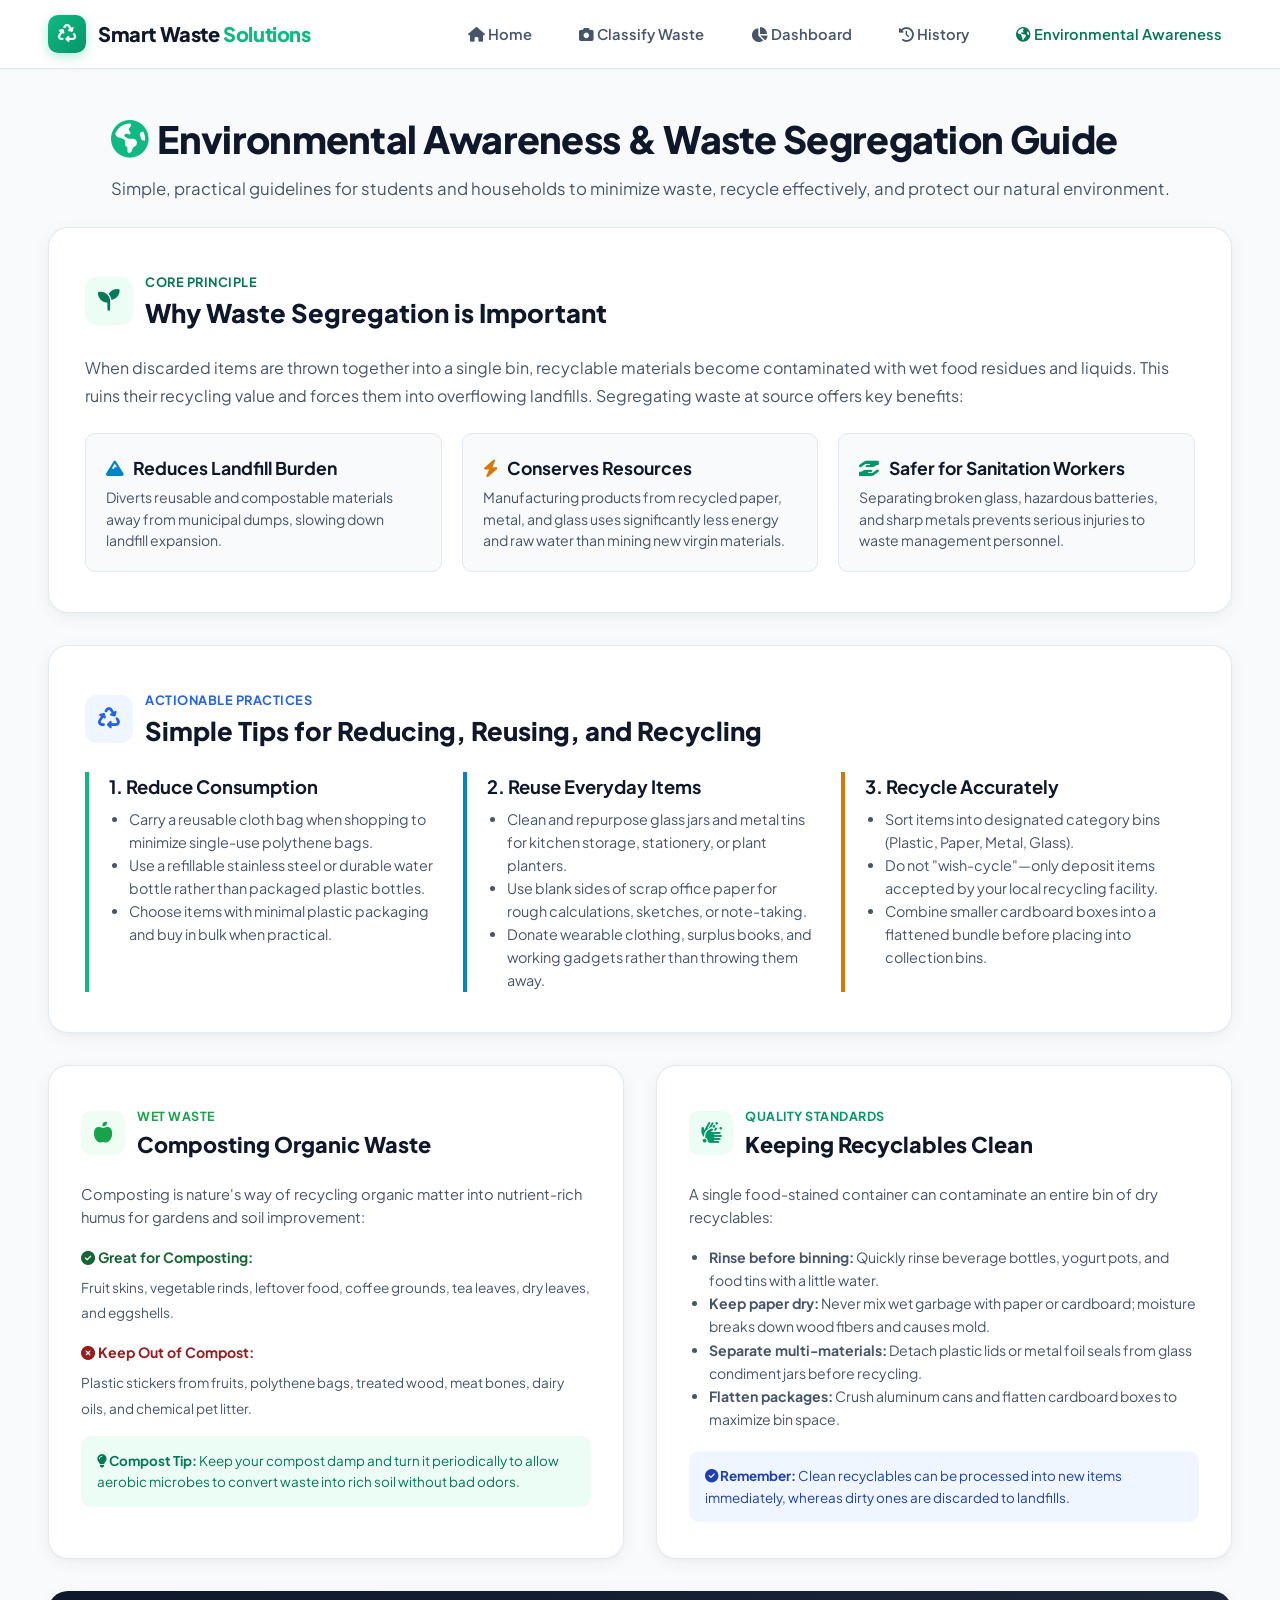
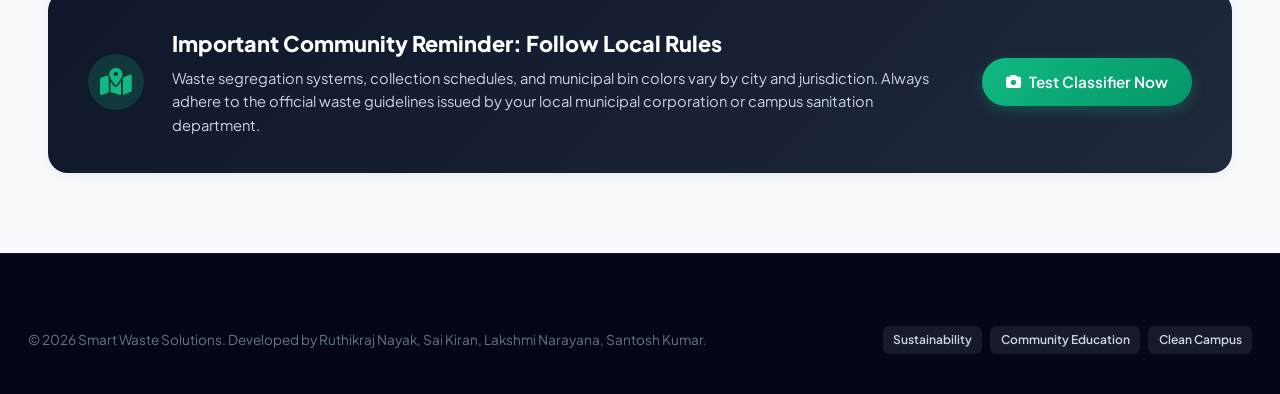
<file: awareness.html>
<!DOCTYPE html>
<html lang="en">
<head>
  <meta charset="UTF-8">
  <meta name="viewport" content="width=device-width, initial-scale=1.0">
  <title>Environmental Awareness — Smart Waste Solutions</title>
  <link rel="stylesheet" href="/static/css/style.css?v=3.1">
  <!-- FontAwesome 6 for Icons -->
  <link rel="stylesheet" href="https://cdnjs.cloudflare.com/ajax/libs/font-awesome/6.4.0/css/all.min.css">
</head>
<body>

  <!-- Top Navigation -->
  <header class="navbar">
    <div class="nav-container">
      <a href="/" class="brand-logo">
        <div class="brand-icon-box">
          <i class="fa-solid fa-recycle"></i>
        </div>
        <span>Smart Waste <strong>Solutions</strong></span>
      </a>
      <ul class="nav-links">
        <li><a href="/"><i class="fa-solid fa-house"></i> Home</a></li>
        <li><a href="/classify"><i class="fa-solid fa-camera"></i> Classify Waste</a></li>
        <li><a href="/dashboard"><i class="fa-solid fa-chart-pie"></i> Dashboard</a></li>
        <li><a href="/history"><i class="fa-solid fa-clock-rotate-left"></i> History</a></li>
        <li><a href="/awareness" class="active"><i class="fa-solid fa-earth-americas"></i> Environmental Awareness</a></li>
      </ul>
    </div>
  </header>

  <!-- Hero Section for Awareness -->
  <div class="classifier-page-head">
    <h1>
      <i class="fa-solid fa-earth-americas" style="color: var(--primary);"></i>
      Environmental Awareness &amp; Waste Segregation Guide
    </h1>
    <p>
      Simple, practical guidelines for students and households to minimize waste, recycle effectively, and protect our natural environment.
    </p>
  </div>

  <main style="max-width: 1240px; margin: 0 auto 5rem; padding: 0 1.75rem;">

    <!-- Section 1: Why Waste Segregation is Crucial -->
    <section style="background: #ffffff; border: 1px solid var(--border-card); border-radius: var(--radius-lg); padding: 2.5rem 2.25rem; box-shadow: var(--shadow-card); margin-bottom: 2rem;">
      <div style="display: flex; align-items: center; gap: 0.75rem; margin-bottom: 1.25rem;">
        <div style="width: 48px; height: 48px; border-radius: 12px; background: var(--primary-light); color: var(--primary-deep); display: flex; align-items: center; justify-content: center; font-size: 1.35rem;">
          <i class="fa-solid fa-seedling"></i>
        </div>
        <div>
          <span style="font-size: 0.8rem; font-weight: 700; text-transform: uppercase; color: var(--primary-deep); letter-spacing: 0.5px;">Core Principle</span>
          <h2 style="font-size: 1.6rem; font-weight: 800; color: var(--slate-900); margin: 0;">Why Waste Segregation is Important</h2>
        </div>
      </div>
      <p style="font-size: 1rem; color: var(--slate-600); line-height: 1.7; margin-bottom: 1.5rem;">
        When discarded items are thrown together into a single bin, recyclable materials become contaminated with wet food residues and liquids. This ruins their recycling value and forces them into overflowing landfills. Segregating waste at source offers key benefits:
      </p>

      <div style="display: grid; grid-template-columns: repeat(auto-fit, minmax(240px, 1fr)); gap: 1.25rem;">
        <div style="background: var(--slate-50); border: 1px solid var(--border-light); border-radius: var(--radius-sm); padding: 1.25rem;">
          <div style="font-size: 1.1rem; font-weight: 700; color: var(--slate-900); margin-bottom: 0.35rem;">
            <i class="fa-solid fa-mountain" style="color: #0284c7; margin-right: 0.4rem;"></i>
            Reduces Landfill Burden
          </div>
          <p style="font-size: 0.88rem; color: var(--slate-600); margin: 0; line-height: 1.5;">
            Diverts reusable and compostable materials away from municipal dumps, slowing down landfill expansion.
          </p>
        </div>

        <div style="background: var(--slate-50); border: 1px solid var(--border-light); border-radius: var(--radius-sm); padding: 1.25rem;">
          <div style="font-size: 1.1rem; font-weight: 700; color: var(--slate-900); margin-bottom: 0.35rem;">
            <i class="fa-solid fa-bolt" style="color: #d97706; margin-right: 0.4rem;"></i>
            Conserves Resources
          </div>
          <p style="font-size: 0.88rem; color: var(--slate-600); margin: 0; line-height: 1.5;">
            Manufacturing products from recycled paper, metal, and glass uses significantly less energy and raw water than mining new virgin materials.
          </p>
        </div>

        <div style="background: var(--slate-50); border: 1px solid var(--border-light); border-radius: var(--radius-sm); padding: 1.25rem;">
          <div style="font-size: 1.1rem; font-weight: 700; color: var(--slate-900); margin-bottom: 0.35rem;">
            <i class="fa-solid fa-hand-holding-hand" style="color: #059669; margin-right: 0.4rem;"></i>
            Safer for Sanitation Workers
          </div>
          <p style="font-size: 0.88rem; color: var(--slate-600); margin: 0; line-height: 1.5;">
            Separating broken glass, hazardous batteries, and sharp metals prevents serious injuries to waste management personnel.
          </p>
        </div>
      </div>
    </section>

    <!-- Section 2: Simple Tips for Reducing, Reusing, and Recycling (The 3Rs) -->
    <section style="background: #ffffff; border: 1px solid var(--border-card); border-radius: var(--radius-lg); padding: 2.5rem 2.25rem; box-shadow: var(--shadow-card); margin-bottom: 2rem;">
      <div style="display: flex; align-items: center; gap: 0.75rem; margin-bottom: 1.25rem;">
        <div style="width: 48px; height: 48px; border-radius: 12px; background: #eff6ff; color: #2563eb; display: flex; align-items: center; justify-content: center; font-size: 1.35rem;">
          <i class="fa-solid fa-recycle"></i>
        </div>
        <div>
          <span style="font-size: 0.8rem; font-weight: 700; text-transform: uppercase; color: #2563eb; letter-spacing: 0.5px;">Actionable Practices</span>
          <h2 style="font-size: 1.6rem; font-weight: 800; color: var(--slate-900); margin: 0;">Simple Tips for Reducing, Reusing, and Recycling</h2>
        </div>
      </div>

      <div style="display: grid; grid-template-columns: repeat(auto-fit, minmax(280px, 1fr)); gap: 1.5rem;">
        <!-- Reduce -->
        <div style="border-left: 4px solid #10b981; padding-left: 1.25rem;">
          <h3 style="font-size: 1.15rem; font-weight: 700; color: var(--slate-900); margin-bottom: 0.4rem;">
            1. Reduce Consumption
          </h3>
          <ul style="padding-left: 1.25rem; font-size: 0.9rem; color: var(--slate-600); line-height: 1.6;">
            <li>Carry a reusable cloth bag when shopping to minimize single-use polythene bags.</li>
            <li>Use a refillable stainless steel or durable water bottle rather than packaged plastic bottles.</li>
            <li>Choose items with minimal plastic packaging and buy in bulk when practical.</li>
          </ul>
        </div>

        <!-- Reuse -->
        <div style="border-left: 4px solid #0284c7; padding-left: 1.25rem;">
          <h3 style="font-size: 1.15rem; font-weight: 700; color: var(--slate-900); margin-bottom: 0.4rem;">
            2. Reuse Everyday Items
          </h3>
          <ul style="padding-left: 1.25rem; font-size: 0.9rem; color: var(--slate-600); line-height: 1.6;">
            <li>Clean and repurpose glass jars and metal tins for kitchen storage, stationery, or plant planters.</li>
            <li>Use blank sides of scrap office paper for rough calculations, sketches, or note-taking.</li>
            <li>Donate wearable clothing, surplus books, and working gadgets rather than throwing them away.</li>
          </ul>
        </div>

        <!-- Recycle -->
        <div style="border-left: 4px solid #d97706; padding-left: 1.25rem;">
          <h3 style="font-size: 1.15rem; font-weight: 700; color: var(--slate-900); margin-bottom: 0.4rem;">
            3. Recycle Accurately
          </h3>
          <ul style="padding-left: 1.25rem; font-size: 0.9rem; color: var(--slate-600); line-height: 1.6;">
            <li>Sort items into designated category bins (Plastic, Paper, Metal, Glass).</li>
            <li>Do not "wish-cycle"—only deposit items accepted by your local recycling facility.</li>
            <li>Combine smaller cardboard boxes into a flattened bundle before placing into collection bins.</li>
          </ul>
        </div>
      </div>
    </section>

    <!-- Section 3 & 4: Composting & Keeping Recyclables Clean (2 Columns) -->
    <div style="display: grid; grid-template-columns: 1fr 1fr; gap: 2rem; margin-bottom: 2rem;">

      <!-- Composting Organic Waste -->
      <section style="background: #ffffff; border: 1px solid var(--border-card); border-radius: var(--radius-lg); padding: 2.25rem 2rem; box-shadow: var(--shadow-card);">
        <div style="display: flex; align-items: center; gap: 0.75rem; margin-bottom: 1.25rem;">
          <div style="width: 44px; height: 44px; border-radius: 10px; background: #f0fdf4; color: #16a34a; display: flex; align-items: center; justify-content: center; font-size: 1.3rem;">
            <i class="fa-solid fa-apple-whole"></i>
          </div>
          <div>
            <span style="font-size: 0.78rem; font-weight: 700; text-transform: uppercase; color: #16a34a; letter-spacing: 0.5px;">Wet Waste</span>
            <h3 style="font-size: 1.35rem; font-weight: 800; color: var(--slate-900); margin: 0;">Composting Organic Waste</h3>
          </div>
        </div>
        <p style="font-size: 0.92rem; color: var(--slate-600); line-height: 1.6; margin-bottom: 1rem;">
          Composting is nature's way of recycling organic matter into nutrient-rich humus for gardens and soil improvement:
        </p>

        <div style="margin-bottom: 1rem;">
          <strong style="font-size: 0.88rem; color: #166534; display: block; margin-bottom: 0.35rem;">
            <i class="fa-solid fa-circle-check"></i> Great for Composting:
          </strong>
          <span style="font-size: 0.85rem; color: var(--slate-600);">
            Fruit skins, vegetable rinds, leftover food, coffee grounds, tea leaves, dry leaves, and eggshells.
          </span>
        </div>

        <div style="margin-bottom: 1rem;">
          <strong style="font-size: 0.88rem; color: #991b1b; display: block; margin-bottom: 0.35rem;">
            <i class="fa-solid fa-circle-xmark"></i> Keep Out of Compost:
          </strong>
          <span style="font-size: 0.85rem; color: var(--slate-600);">
            Plastic stickers from fruits, polythene bags, treated wood, meat bones, dairy oils, and chemical pet litter.
          </span>
        </div>

        <div style="background: var(--primary-light); border-radius: var(--radius-sm); padding: 0.85rem 1rem; font-size: 0.84rem; color: var(--primary-deep);">
          <i class="fa-solid fa-lightbulb"></i>
          <strong>Compost Tip:</strong> Keep your compost damp and turn it periodically to allow aerobic microbes to convert waste into rich soil without bad odors.
        </div>
      </section>

      <!-- Keeping Recyclables Clean and Separated -->
      <section style="background: #ffffff; border: 1px solid var(--border-card); border-radius: var(--radius-lg); padding: 2.25rem 2rem; box-shadow: var(--shadow-card);">
        <div style="display: flex; align-items: center; gap: 0.75rem; margin-bottom: 1.25rem;">
          <div style="width: 44px; height: 44px; border-radius: 10px; background: #ecfdf5; color: #059669; display: flex; align-items: center; justify-content: center; font-size: 1.3rem;">
            <i class="fa-solid fa-hands-bubbles"></i>
          </div>
          <div>
            <span style="font-size: 0.78rem; font-weight: 700; text-transform: uppercase; color: #059669; letter-spacing: 0.5px;">Quality Standards</span>
            <h3 style="font-size: 1.35rem; font-weight: 800; color: var(--slate-900); margin: 0;">Keeping Recyclables Clean</h3>
          </div>
        </div>
        <p style="font-size: 0.92rem; color: var(--slate-600); line-height: 1.6; margin-bottom: 1rem;">
          A single food-stained container can contaminate an entire bin of dry recyclables:
        </p>

        <ul style="padding-left: 1.25rem; font-size: 0.88rem; color: var(--slate-600); line-height: 1.65; margin-bottom: 1.25rem;">
          <li><strong>Rinse before binning:</strong> Quickly rinse beverage bottles, yogurt pots, and food tins with a little water.</li>
          <li><strong>Keep paper dry:</strong> Never mix wet garbage with paper or cardboard; moisture breaks down wood fibers and causes mold.</li>
          <li><strong>Separate multi-materials:</strong> Detach plastic lids or metal foil seals from glass condiment jars before recycling.</li>
          <li><strong>Flatten packages:</strong> Crush aluminum cans and flatten cardboard boxes to maximize bin space.</li>
        </ul>

        <div style="background: #eff6ff; border-radius: var(--radius-sm); padding: 0.85rem 1rem; font-size: 0.84rem; color: #1e40af;">
          <i class="fa-solid fa-circle-check"></i>
          <strong>Remember:</strong> Clean recyclables can be processed into new items immediately, whereas dirty ones are discarded to landfills.
        </div>
      </section>

    </div>

    <!-- Section 5: Reminder to Follow Local Rules -->
    <section style="background: linear-gradient(135deg, #0f172a 0%, #1e293b 100%); color: #ffffff; border-radius: var(--radius-lg); padding: 2.25rem 2.5rem; box-shadow: var(--shadow-card); display: flex; align-items: center; gap: 1.75rem; flex-wrap: wrap;">
      <div style="width: 56px; height: 56px; border-radius: 50%; background: rgba(16, 185, 129, 0.2); color: #10b981; display: flex; align-items: center; justify-content: center; font-size: 1.75rem; flex-shrink: 0;">
        <i class="fa-solid fa-map-location-dot"></i>
      </div>
      <div style="flex: 1; min-width: 280px;">
        <h3 style="font-size: 1.35rem; font-weight: 800; margin-bottom: 0.35rem;">
          Important Community Reminder: Follow Local Rules
        </h3>
        <p style="color: #cbd5e1; font-size: 0.92rem; line-height: 1.6; margin: 0;">
          Waste segregation systems, collection schedules, and municipal bin colors vary by city and jurisdiction. Always adhere to the official waste guidelines issued by your local municipal corporation or campus sanitation department.
        </p>
      </div>
      <div>
        <a href="/classify" class="btn-clean btn-clean-primary" style="white-space: nowrap;">
          <i class="fa-solid fa-camera"></i> Test Classifier Now
        </a>
      </div>
    </section>

  </main>

  <!-- Corporate Dark Footer -->
  <footer class="footer-corporate">
    <div class="footer-inner">
      <div class="footer-bottom" style="border-top: none; padding-top: 0;">
        <p>&copy; 2026 Smart Waste Solutions. Developed by Ruthikraj Nayak, Sai Kiran, Lakshmi Narayana, Santosh Kumar.</p>
        <div class="tech-tags">
          <span class="tech-tag">Sustainability</span>
          <span class="tech-tag">Community Education</span>
          <span class="tech-tag">Clean Campus</span>
        </div>
      </div>
    </div>
  </footer>

</body>
</html>
</file>
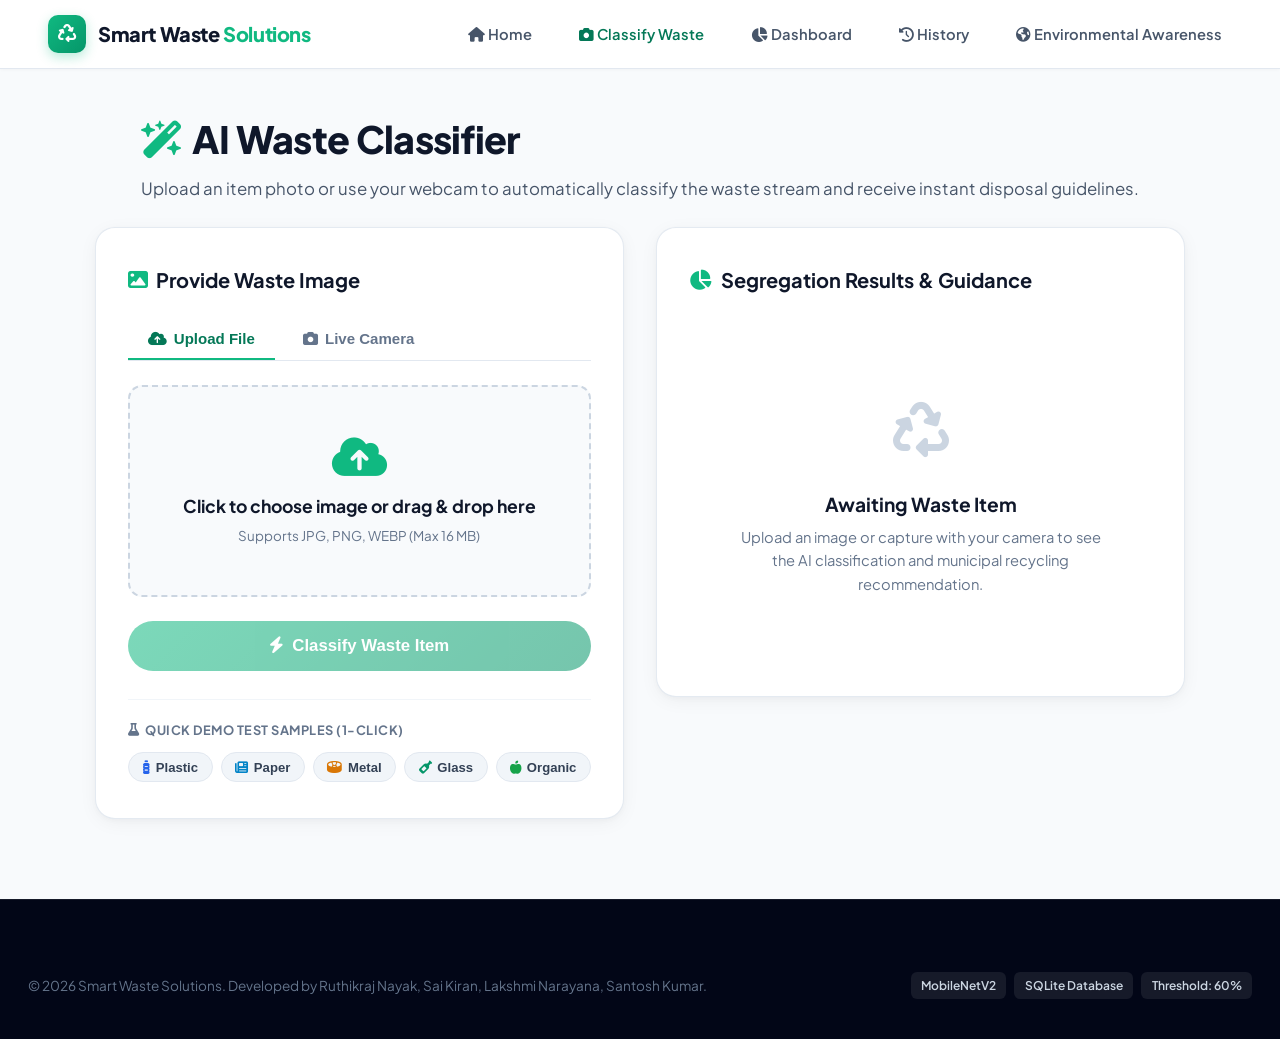
<file: classify.html>
<!DOCTYPE html>
<html lang="en">
<head>
  <meta charset="UTF-8">
  <meta name="viewport" content="width=device-width, initial-scale=1.0">
  <title>Classify Waste — Smart Waste Solutions</title>
  <link rel="stylesheet" href="/static/css/style.css?v=3.1">
  <!-- FontAwesome 6 for Icons -->
  <link rel="stylesheet" href="https://cdnjs.cloudflare.com/ajax/libs/font-awesome/6.4.0/css/all.min.css">
</head>
<body>

  <!-- Top Navigation -->
  <header class="navbar">
    <div class="nav-container">
      <a href="/" class="brand-logo">
        <div class="brand-icon-box">
          <i class="fa-solid fa-recycle"></i>
        </div>
        <span>Smart Waste <strong>Solutions</strong></span>
      </a>
      <ul class="nav-links">
        <li><a href="/"><i class="fa-solid fa-house"></i> Home</a></li>
        <li><a href="/classify" class="active"><i class="fa-solid fa-camera"></i> Classify Waste</a></li>
        <li><a href="/dashboard"><i class="fa-solid fa-chart-pie"></i> Dashboard</a></li>
        <li><a href="/history"><i class="fa-solid fa-clock-rotate-left"></i> History</a></li>
        <li><a href="/awareness"><i class="fa-solid fa-earth-americas"></i> Environmental Awareness</a></li>
      </ul>
    </div>
  </header>

  <!-- Page Header -->
  <div class="classifier-page-head">
    <h1>
      <i class="fa-solid fa-wand-magic-sparkles" style="color: var(--primary);"></i>
      AI Waste Classifier
    </h1>
    <p>
      Upload an item photo or use your webcam to automatically classify the waste stream and receive instant disposal guidelines.
    </p>
  </div>

  <!-- Main Classifier Two-Column Grid -->
  <div class="classifier-main-grid">

    <!-- LEFT PANEL: Image Input & Camera -->
    <section class="panel-container">
      <h2 class="panel-header-title">
        <i class="fa-solid fa-image"></i>
        Provide Waste Image
      </h2>

      <!-- Input Mode Selection Tabs -->
      <div class="input-tabs-bar">
        <button id="tabUpload" class="tab-btn active" type="button">
          <i class="fa-solid fa-cloud-arrow-up"></i> Upload File
        </button>
        <button id="tabCamera" class="tab-btn" type="button">
          <i class="fa-solid fa-camera"></i> Live Camera
        </button>
      </div>

      <!-- 1. Drag & Drop File Upload Area -->
      <div id="uploadArea">
        <div id="dropzone" class="dropzone-area">
          <i class="fa-solid fa-cloud-arrow-up dropzone-icon"></i>
          <div class="dropzone-title">Click to choose image or drag &amp; drop here</div>
          <div class="dropzone-hint">Supports JPG, PNG, WEBP (Max 16 MB)</div>
          <input type="file" id="fileInput" accept="image/png, image/jpeg, image/jpg, image/webp" aria-label="Upload waste item image" style="display: none;">
        </div>
      </div>

      <!-- 2. Live Camera Stream Area -->
      <div id="cameraArea" class="camera-container">
        <div class="camera-feed-box">
          <video id="cameraStream" autoplay playsinline muted></video>
        </div>
        <div class="camera-btn-group">
          <button id="btnCapture" class="btn-clean btn-clean-primary" style="flex: 1;" type="button">
            <i class="fa-solid fa-camera-retro"></i> Capture Snapshot
          </button>
          <button id="btnRetake" class="btn-clean btn-clean-secondary" style="display: none; flex: 1;" type="button">
            <i class="fa-solid fa-arrows-rotate"></i> Retake Photo
          </button>
        </div>
        <canvas id="captureCanvas" style="display: none;"></canvas>
      </div>

      <!-- Selected Image Preview Box -->
      <div id="previewBox" class="preview-container">
        <div class="preview-img-box">
          <img id="previewImage" alt="Selected waste preview">
        </div>
        <div>
          <button id="btnRemove" class="preview-remove-btn" type="button">
            <i class="fa-solid fa-trash-can"></i> Remove Selected Image
          </button>
        </div>
      </div>

      <!-- Action Button -->
      <button id="btnPredict" class="btn-predict-action" disabled type="button">
        <i class="fa-solid fa-bolt"></i> Classify Waste Item
      </button>

      <!-- Quick Demo Samples for Testing & Presentations -->
      <div class="samples-strip">
        <div class="samples-strip-title">
          <i class="fa-solid fa-flask"></i> Quick Demo Test Samples (1-Click)
        </div>
        <div class="samples-buttons-row">
          <button class="sample-chip chip-btn" data-sample="plastic_sample_1.jpg" type="button">
            <i class="fa-solid fa-bottle-water" style="color: #2563eb;"></i> Plastic
          </button>
          <button class="sample-chip chip-btn" data-sample="paper_sample_1.jpg" type="button">
            <i class="fa-solid fa-newspaper" style="color: #0284c7;"></i> Paper
          </button>
          <button class="sample-chip chip-btn" data-sample="metal_sample_1.jpg" type="button">
            <i class="fa-solid fa-drum-steelpan" style="color: #d97706;"></i> Metal
          </button>
          <button class="sample-chip chip-btn" data-sample="glass_sample_1.jpg" type="button">
            <i class="fa-solid fa-wine-bottle" style="color: #059669;"></i> Glass
          </button>
          <button class="sample-chip chip-btn" data-sample="organic_sample_1.jpg" type="button">
            <i class="fa-solid fa-apple-whole" style="color: #16a34a;"></i> Organic
          </button>
        </div>
      </div>

    </section>

    <!-- RIGHT PANEL: Classification Results & Advice -->
    <section class="panel-container">
      <h2 class="panel-header-title">
        <i class="fa-solid fa-chart-pie"></i>
        Segregation Results &amp; Guidance
      </h2>

      <!-- Error Notification Alert Box -->
      <div id="errorAlert" class="alert-pill alert-danger" style="display: none;">
        <i class="fa-solid fa-circle-exclamation" style="font-size: 1.25rem;"></i>
        <div id="errorText"></div>
      </div>

      <!-- Empty State -->
      <div id="emptyState" class="empty-result-box">
        <div class="empty-icon">
          <i class="fa-solid fa-recycle"></i>
        </div>
        <h3 style="font-size: 1.2rem; color: var(--slate-900); margin-bottom: 0.35rem;">Awaiting Waste Item</h3>
        <p style="font-size: 0.92rem; max-width: 380px; margin: 0 auto;">
          Upload an image or capture with your camera to see the AI classification and municipal recycling recommendation.
        </p>
      </div>

      <!-- Loading State -->
      <div id="loadingBox" class="loading-state-box">
        <div class="clean-spinner"></div>
        <h4 style="font-size: 1.15rem; color: var(--slate-900); margin-bottom: 0.25rem;">Analyzing Waste Item...</h4>
        <p style="font-size: 0.88rem; color: var(--slate-500);">Extracting spatial features with fine-tuned MobileNetV2</p>
      </div>

      <!-- Dynamic Prediction Results -->
      <div id="resultContent" class="result-card-inner">
        
        <!-- Feature 6: Low Confidence Warning Alert Banner -->
        <div id="lowConfidenceWarning" class="alert-pill alert-warning" style="display: none; align-items: flex-start; gap: 0.85rem; margin-bottom: 1.25rem;">
          <i class="fa-solid fa-triangle-exclamation" style="font-size: 1.35rem; color: #d97706; margin-top: 0.15rem;"></i>
          <div style="flex: 1;">
            <strong style="color: #92400e; font-size: 0.95rem; display: block; margin-bottom: 0.2rem;">Low Confidence Prediction</strong>
            <p id="lowConfidenceText" style="color: #78350f; font-size: 0.88rem; margin: 0 0 0.5rem 0; line-height: 1.45;">
              The AI is not confident about this prediction. Please try another image with better lighting or a clearer view.
            </p>
            <button id="btnTryAnother" type="button" class="btn-clean btn-clean-secondary" style="padding: 0.35rem 0.85rem; font-size: 0.82rem; background: #ffffff;">
              <i class="fa-solid fa-arrow-rotate-right"></i> Try Another Image
            </button>
          </div>
        </div>

        <div class="result-header-row">
          <div style="display: flex; align-items: center; gap: 0.75rem;">
            <div id="resIconBox" style="width: 44px; height: 44px; border-radius: 10px; background: var(--primary-light); color: var(--primary); display: flex; align-items: center; justify-content: center; font-size: 1.35rem;">
              <i id="resCategoryIcon" class="fa-solid fa-recycle"></i>
            </div>
            <div>
              <span style="font-size: 0.76rem; text-transform: uppercase; color: var(--slate-500); font-weight: 700; letter-spacing: 0.5px;">Predicted Category</span>
              <div id="resCategory" class="result-class-name">Plastic</div>
            </div>
          </div>
          <div id="resConfidence" class="confidence-chip-pill">98.5% Confidence</div>
        </div>

        <!-- Confidence Progress Bar -->
        <div class="confidence-bar-outer">
          <div id="confidenceBar" class="confidence-bar-inner"></div>
        </div>

        <!-- Confidence Explanation Note -->
        <div style="font-size: 0.78rem; color: var(--slate-500); margin: -1rem 0 1.25rem 0; display: flex; align-items: center; gap: 0.4rem;">
          <i class="fa-solid fa-circle-info"></i>
          <span>Confidence represents the model's score and does not guarantee that the classification is correct.</span>
        </div>

        <!-- Feature 3: Standardized Waste Disposal Recommendation Card -->
        <div class="disposal-rec-card" style="background: #ffffff; border: 1px solid var(--border-light); border-left: 5px solid var(--primary); border-radius: var(--radius-md); padding: 1.25rem; margin-bottom: 1.25rem; box-shadow: var(--shadow-subtle);">
          <div style="display: flex; align-items: center; justify-content: space-between; margin-bottom: 0.4rem;">
            <span style="font-size: 0.78rem; font-weight: 700; text-transform: uppercase; letter-spacing: 0.5px; color: var(--primary-deep);">
              <i class="fa-solid fa-hand-holding-heart"></i> Disposal Recommendation
            </span>
            <span id="resRecyclableTag" class="tag-recycle tag-yes">Recyclable</span>
          </div>
          <p id="resDisposalInstructions" style="font-size: 0.95rem; font-weight: 600; color: var(--slate-900); line-height: 1.5; margin: 0.35rem 0 0.5rem 0;">
            <!-- Dynamically populated from canonical disposal instructions -->
          </p>
          <div style="display: flex; align-items: center; gap: 0.5rem; font-size: 0.84rem; color: var(--slate-600); margin-top: 0.5rem; padding-top: 0.5rem; border-top: 1px dashed var(--slate-200);">
            <span id="resBinColorBadge" style="width: 12px; height: 12px; border-radius: 50%; display: inline-block; background-color: #2563eb;"></span>
            <span>Designated Disposal: <strong id="resBinName" style="color: var(--slate-800);">Blue Bin</strong></span>
          </div>
        </div>

        <!-- Segregation Steps Accordion/List -->
        <div class="bin-directive-box" style="padding: 1rem 1.25rem; margin-bottom: 1.25rem;">
          <div style="font-size: 0.85rem; font-weight: 700; color: var(--slate-700);">
            <i class="fa-solid fa-list-check" style="color: var(--primary); margin-right: 0.35rem;"></i>
            Recommended Segregation Steps:
          </div>
          <ul id="resSegregationSteps" class="steps-list">
            <!-- Dynamically populated -->
          </ul>
        </div>

        <!-- Eco Fact Card -->
        <div class="fact-highlight-box">
          <i class="fa-solid fa-lightbulb"></i>
          <div>
            <strong style="display: block; margin-bottom: 0.2rem;">Environmental Impact Note:</strong>
            <span id="resEcoFact"></span>
          </div>
        </div>

        <!-- All 5 Classes Probability Breakdown -->
        <div>
          <div class="breakdown-section-title">
            Full Model Probability Distribution:
          </div>
          <div id="breakdownList" class="breakdown-bars-wrap">
            <!-- Dynamically populated -->
          </div>
        </div>

        <!-- Saved to History Notice -->
        <div style="font-size: 0.8rem; color: var(--slate-500); margin-top: 1rem; display: flex; align-items: center; justify-content: space-between; border-top: 1px solid var(--slate-100); padding-top: 0.75rem;">
          <span><i class="fa-solid fa-circle-check" style="color: var(--primary);"></i> Classification saved to database</span>
          <a href="/history" style="color: var(--primary-deep); font-weight: 600; text-decoration: underline;">View in History &rarr;</a>
        </div>

      </div>

    </section>

  </div>

  <!-- Corporate Dark Footer -->
  <footer class="footer-corporate">
    <div class="footer-inner">
      <div class="footer-bottom" style="border-top: none; padding-top: 0;">
        <p>&copy; 2026 Smart Waste Solutions. Developed by Ruthikraj Nayak, Sai Kiran, Lakshmi Narayana, Santosh Kumar.</p>
        <div class="tech-tags">
          <span class="tech-tag">MobileNetV2</span>
          <span class="tech-tag">SQLite Database</span>
          <span class="tech-tag">Threshold: 60%</span>
        </div>
      </div>
    </div>
  </footer>

  <!-- Main JavaScript -->
  <script src="/static/js/main.js?v=3.1"></script>
</body>
</html>
</file>
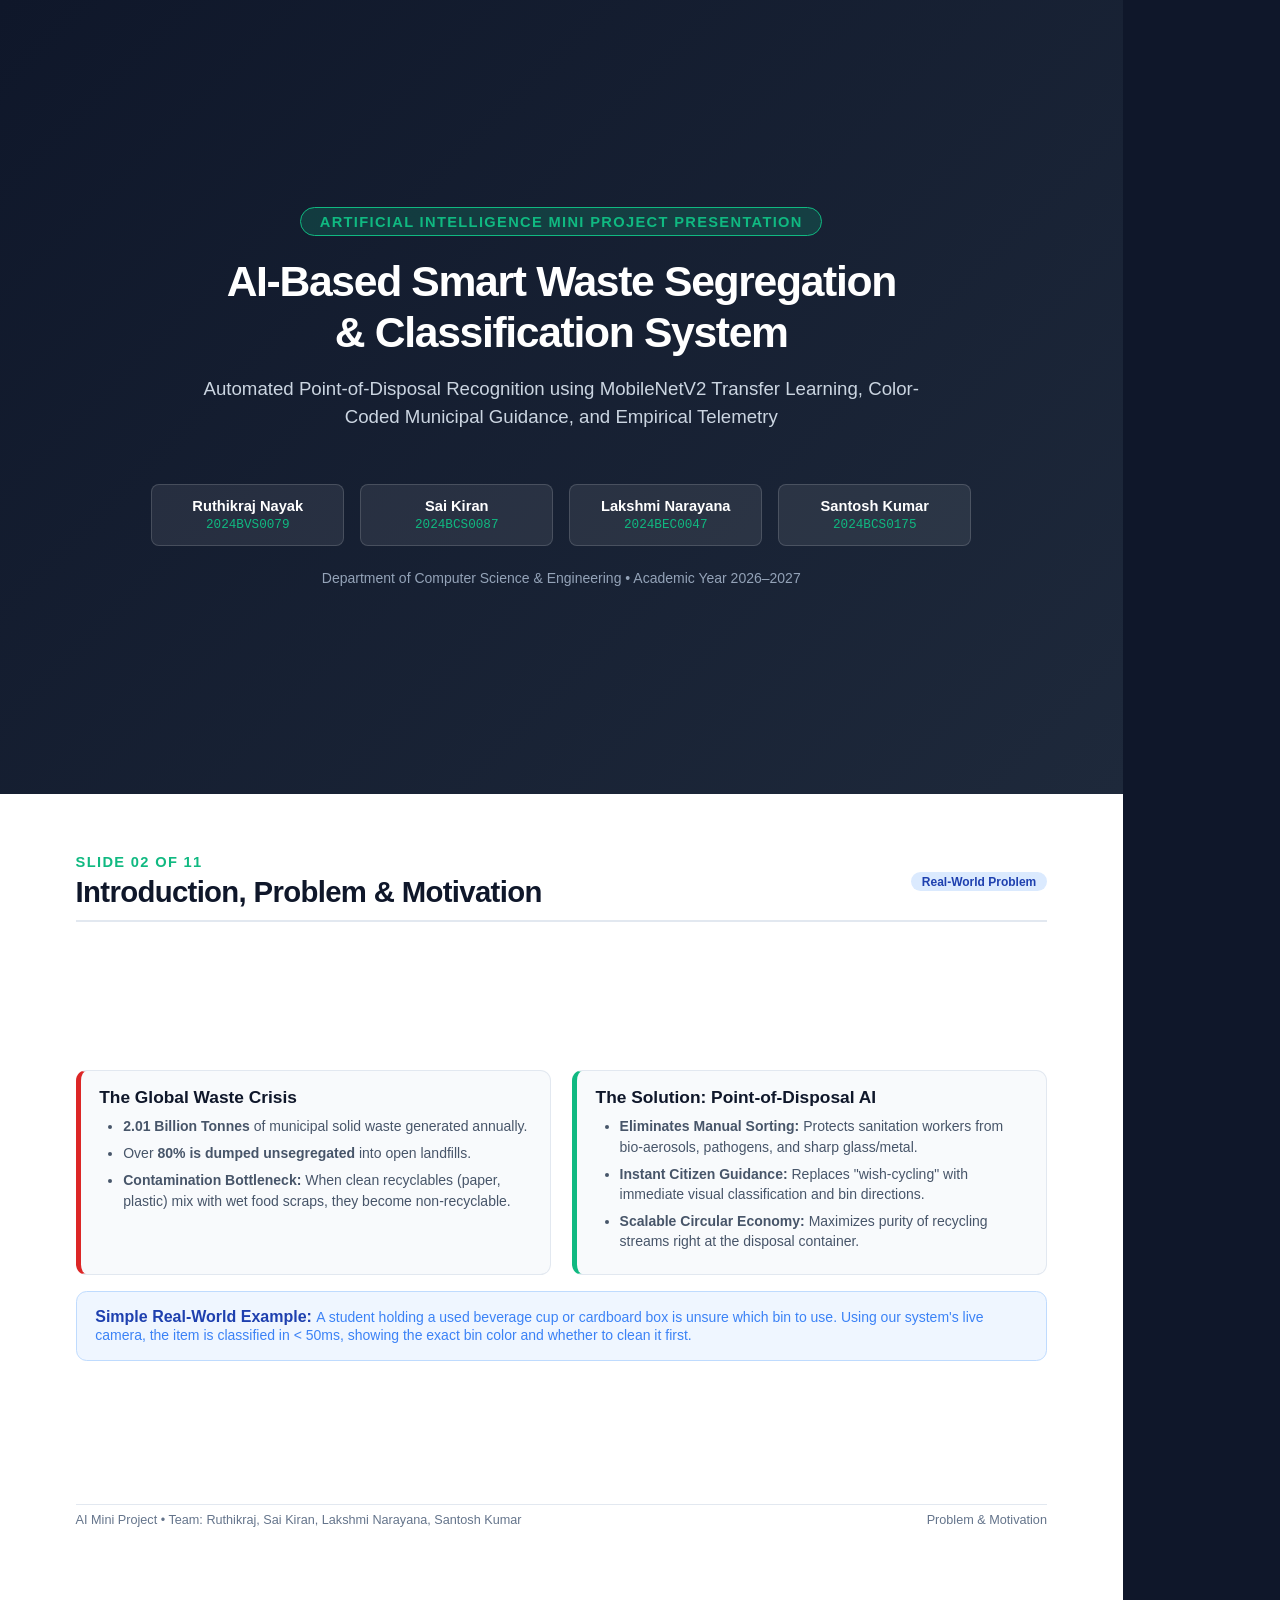
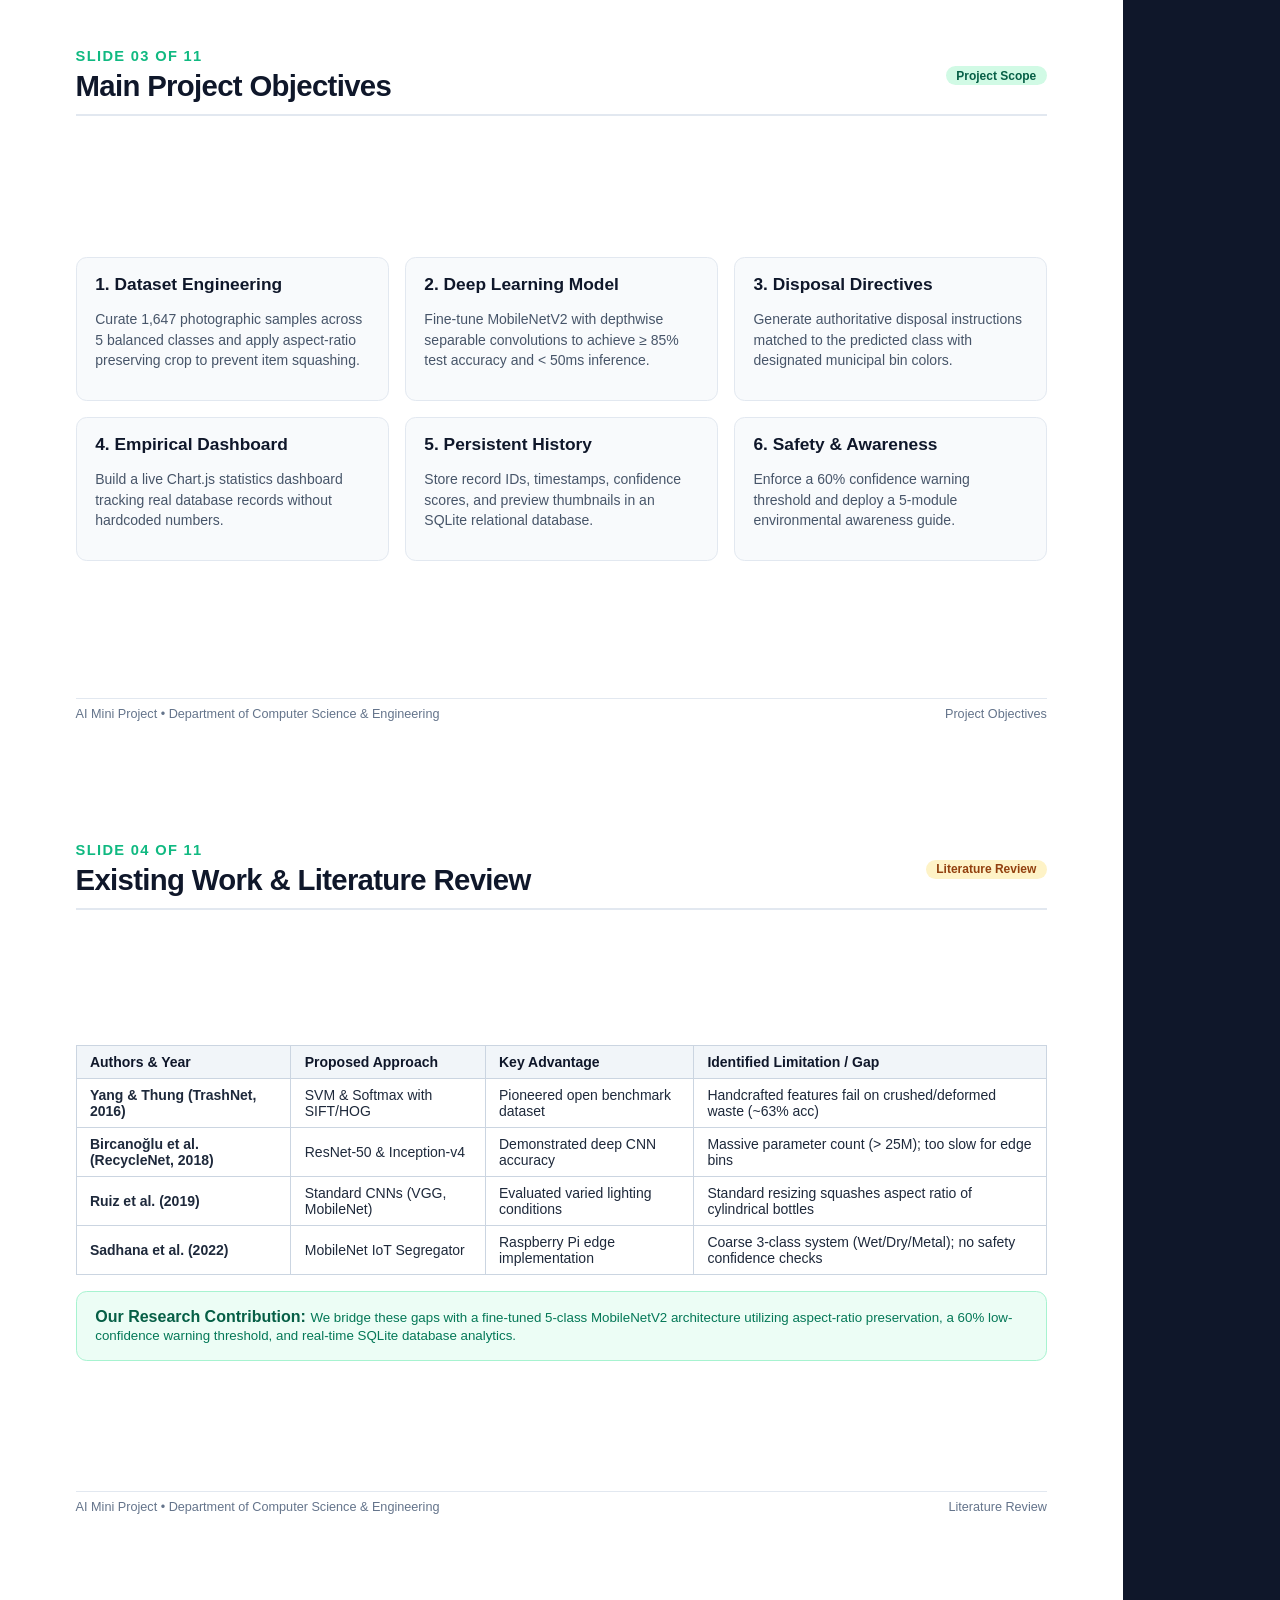
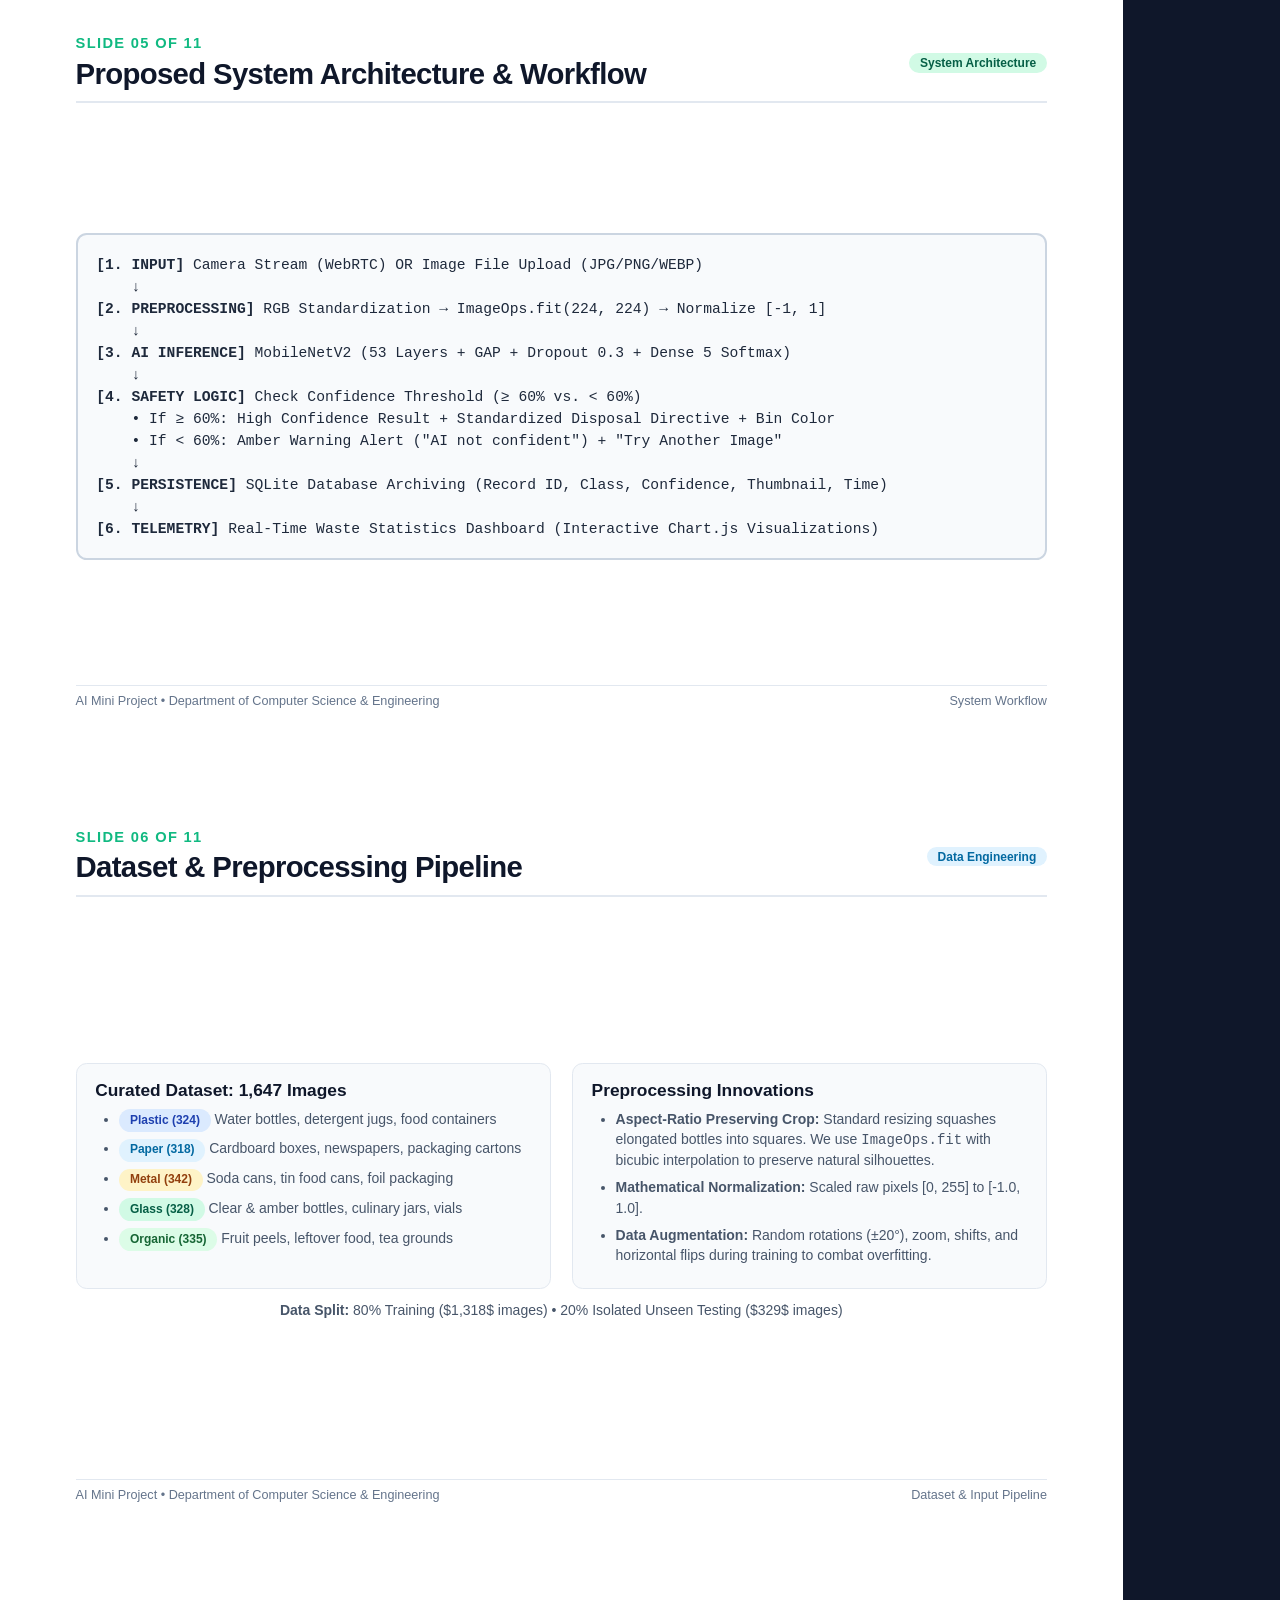
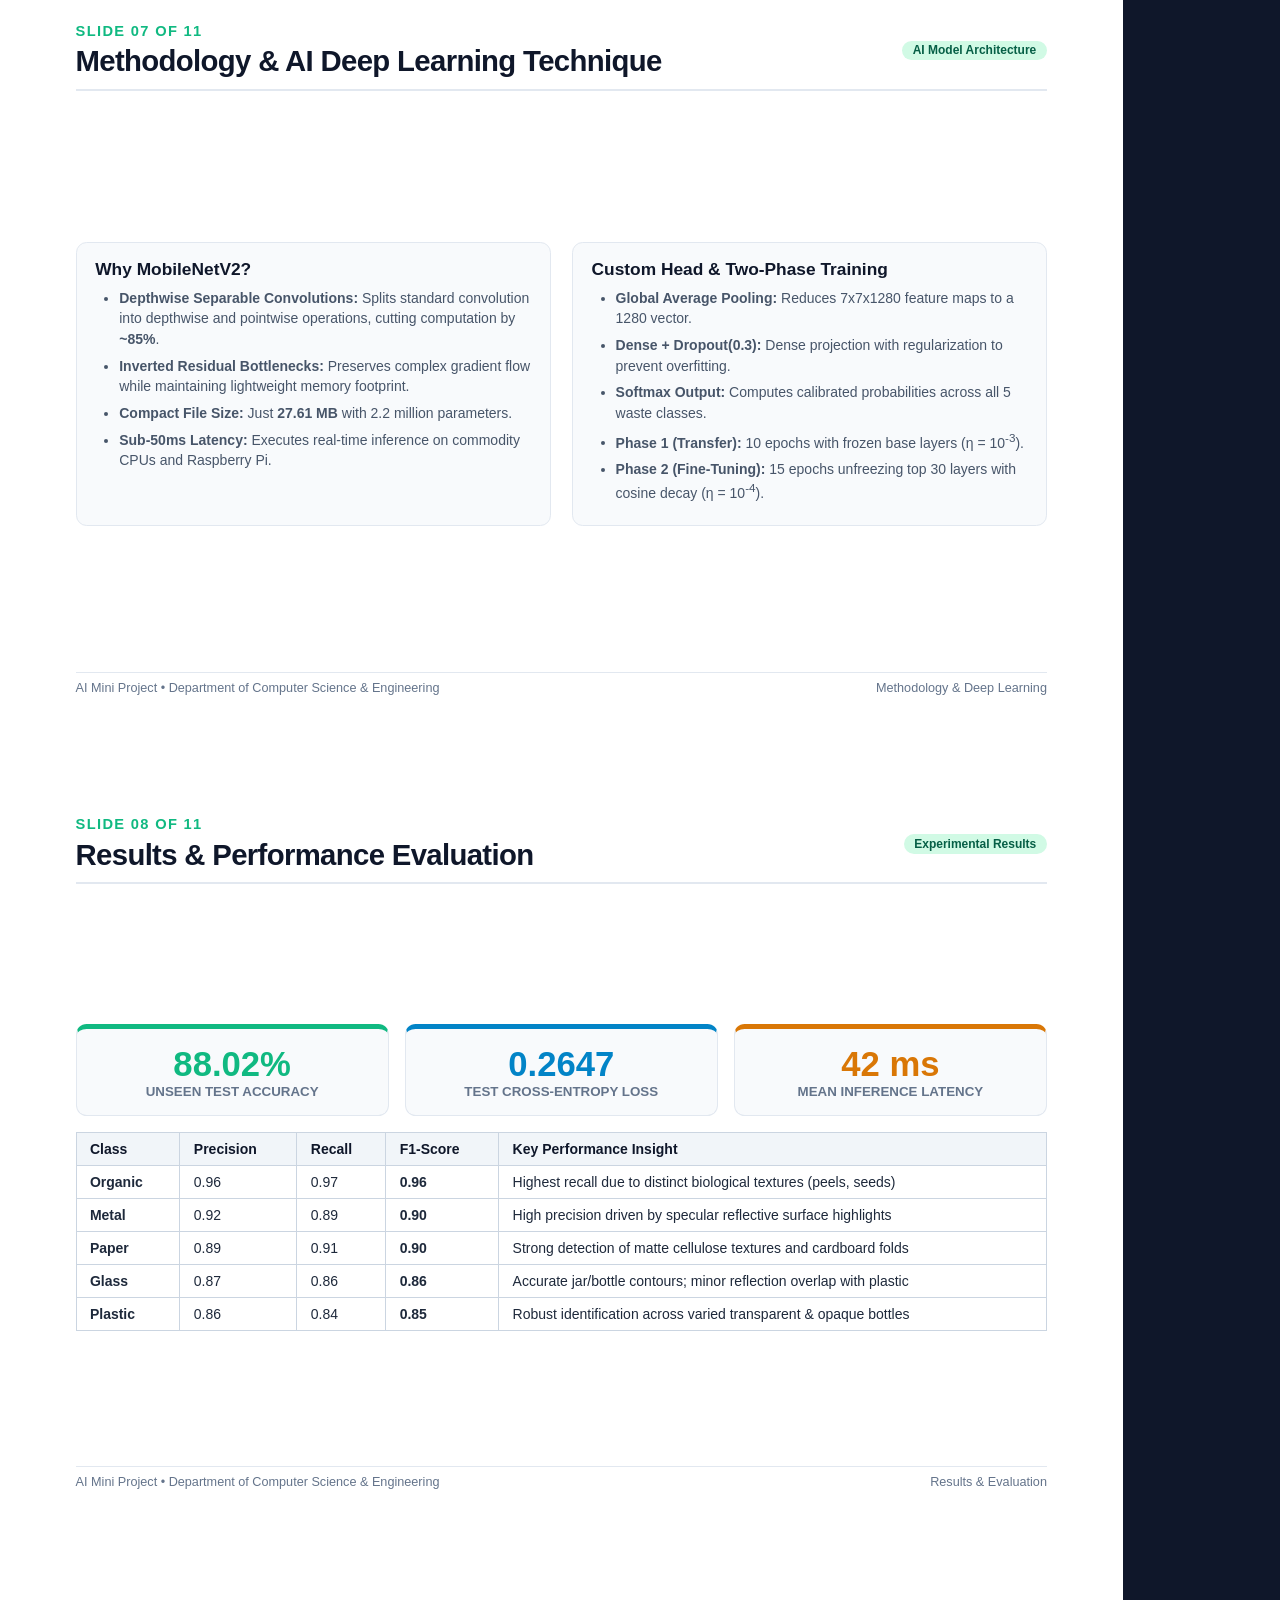
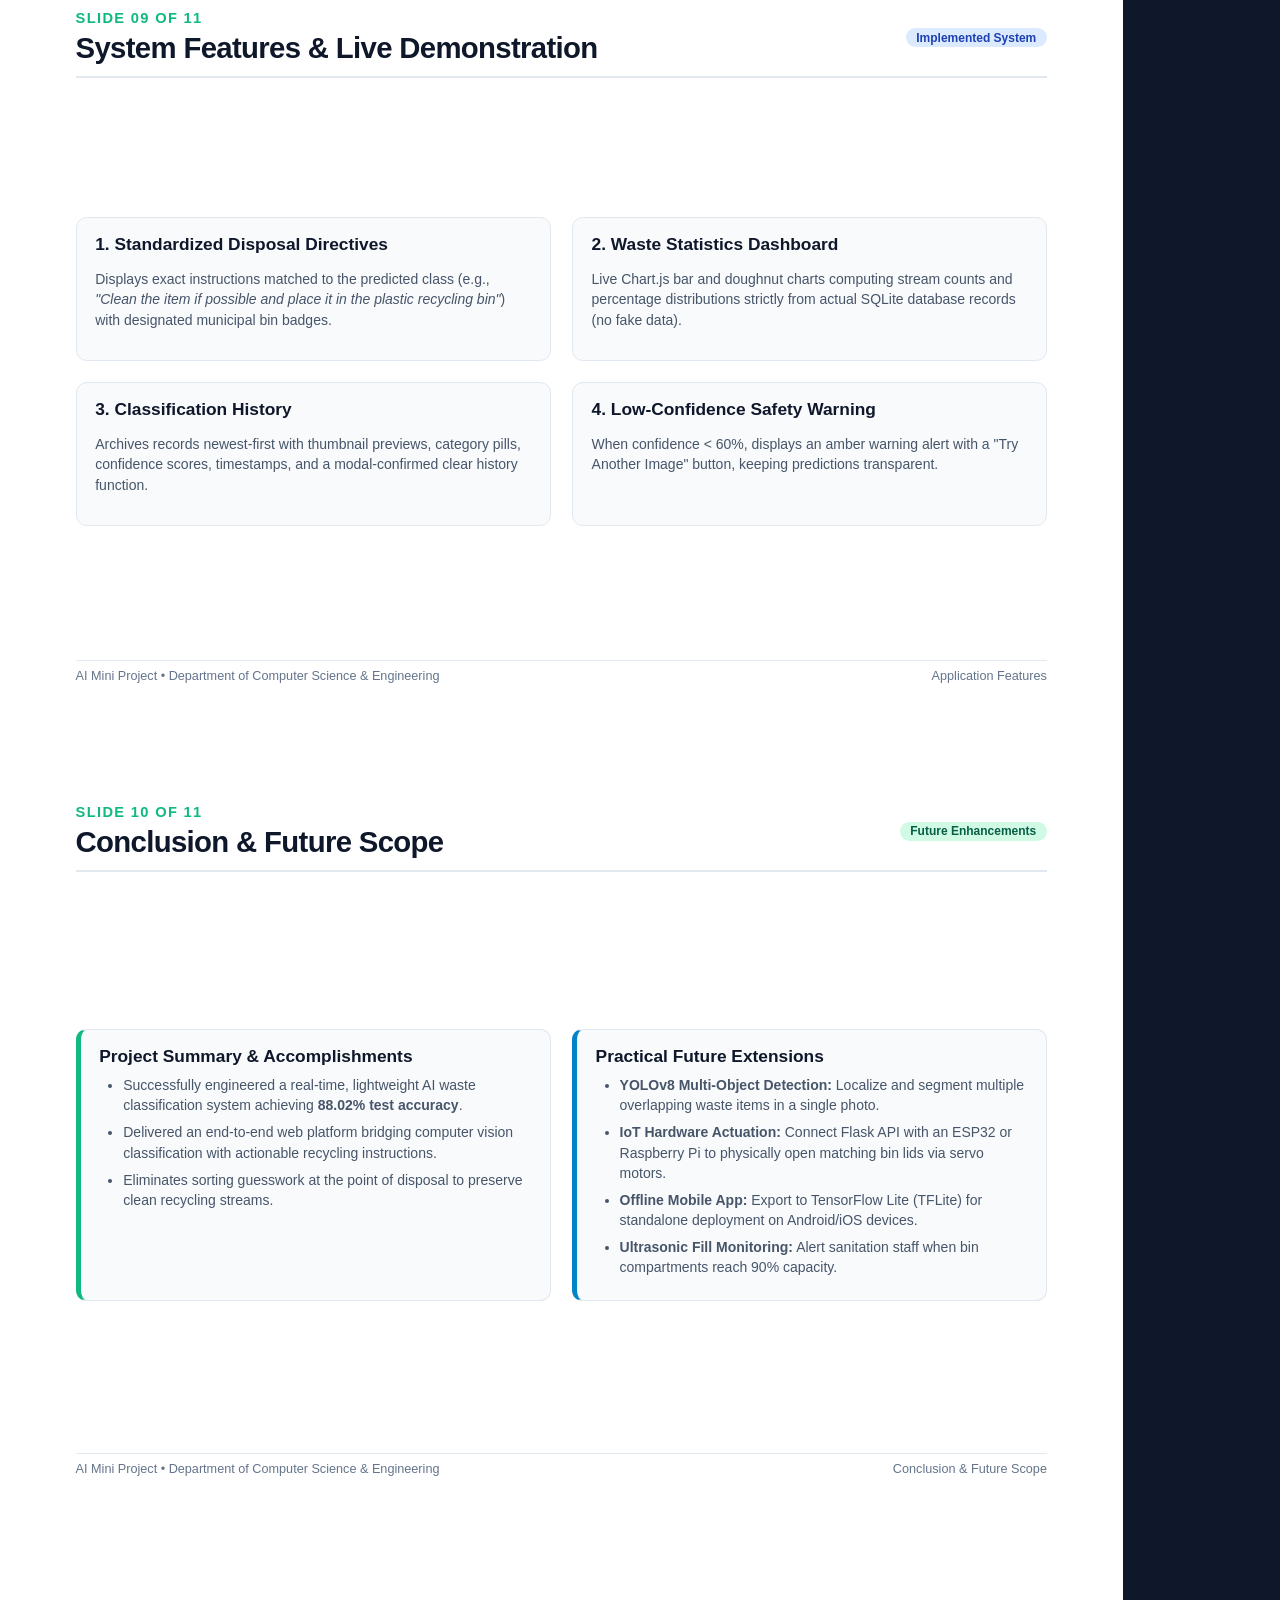
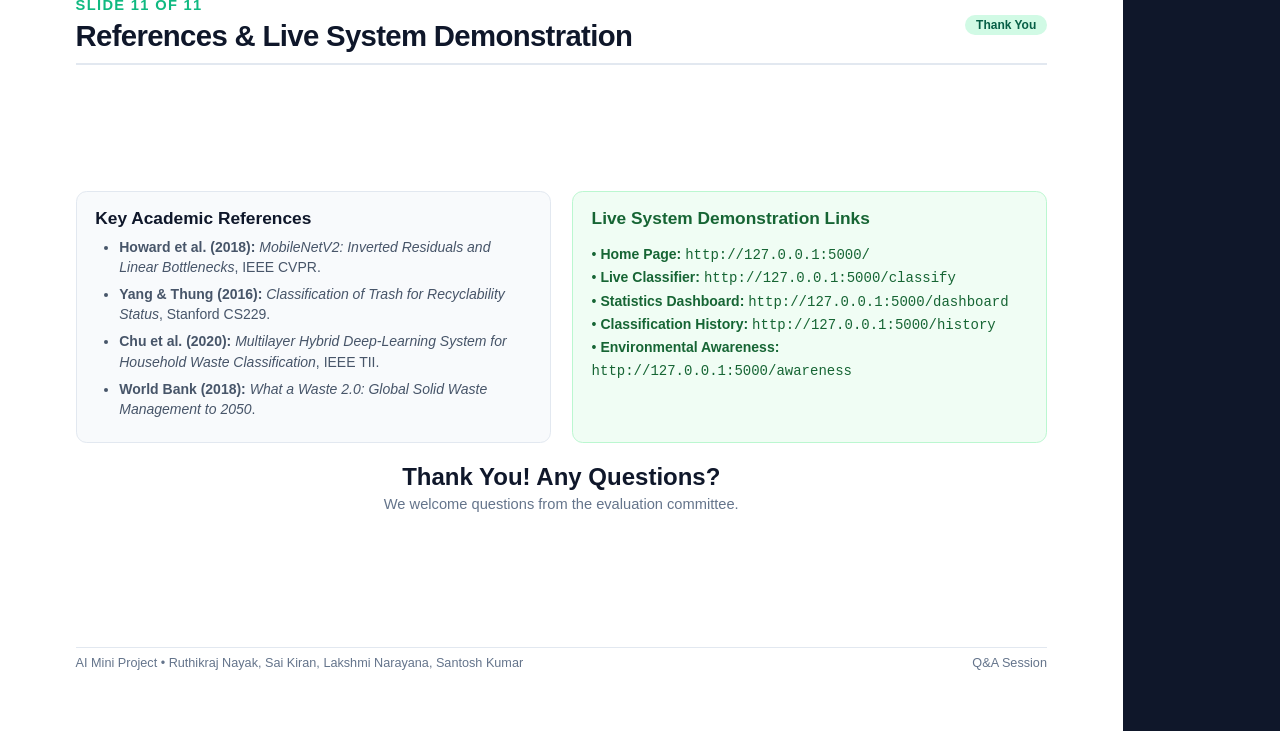
<file: ppt_presentation_print.html>
<!DOCTYPE html>
<html lang="en">
<head>
  <meta charset="UTF-8">
  <title>AI Waste Segregation — PowerPoint Presentation Deck</title>
  <style>
    @page {
      size: 297mm 210mm; /* A4 Landscape */
      margin: 0;
    }
    body {
      font-family: 'Segoe UI', -apple-system, BlinkMacSystemFont, Roboto, sans-serif;
      margin: 0;
      padding: 0;
      background: #0f172a;
      color: #1e293b;
    }
    .slide {
      width: 297mm;
      height: 210mm;
      page-break-after: always;
      background: #ffffff;
      box-sizing: border-box;
      padding: 16mm 20mm;
      display: flex;
      flex-direction: column;
      justify-content: space-between;
      position: relative;
    }
    .slide-header {
      display: flex;
      align-items: center;
      justify-content: space-between;
      border-bottom: 2pt solid #e2e8f0;
      padding-bottom: 8pt;
    }
    .slide-number {
      font-size: 11pt;
      font-weight: 700;
      color: #10b981;
      text-transform: uppercase;
      letter-spacing: 1pt;
    }
    .slide-title {
      font-size: 22pt;
      font-weight: 800;
      color: #0f172a;
      margin: 4pt 0 0;
      letter-spacing: -0.5pt;
    }
    .slide-body {
      flex: 1;
      margin: 14pt 0 10pt;
      display: flex;
      flex-direction: column;
      justify-content: center;
    }
    .slide-footer {
      border-top: 1pt solid #e2e8f0;
      padding-top: 6pt;
      display: flex;
      align-items: center;
      justify-content: space-between;
      font-size: 9.5pt;
      color: #64748b;
    }
    .grid-2 {
      display: grid;
      grid-template-columns: 1fr 1fr;
      gap: 16pt;
    }
    .grid-3 {
      display: grid;
      grid-template-columns: 1fr 1fr 1fr;
      gap: 12pt;
    }
    .card {
      background: #f8fafc;
      border: 1pt solid #e2e8f0;
      border-radius: 8pt;
      padding: 12pt 14pt;
    }
    .card h4 {
      margin: 0 0 6pt;
      font-size: 13pt;
      color: #0f172a;
      font-weight: 700;
    }
    .card p, .card li {
      font-size: 10.5pt;
      color: #475569;
      line-height: 1.45;
    }
    ul {
      margin: 0;
      padding-left: 18pt;
    }
    li {
      margin-bottom: 5pt;
      font-size: 11.5pt;
      color: #334155;
      line-height: 1.5;
    }
    .title-slide {
      background: linear-gradient(135deg, #0f172a 0%, #1e293b 100%);
      color: #ffffff;
      text-align: center;
      justify-content: center;
      align-items: center;
      padding: 25mm;
    }
    .title-badge {
      display: inline-block;
      background: rgba(16, 185, 129, 0.2);
      border: 1pt solid #10b981;
      color: #10b981;
      font-size: 11pt;
      font-weight: 700;
      padding: 4pt 14pt;
      border-radius: 999pt;
      margin-bottom: 15pt;
      letter-spacing: 1pt;
      text-transform: uppercase;
    }
    .title-main {
      font-size: 32pt;
      font-weight: 800;
      line-height: 1.2;
      margin-bottom: 12pt;
      letter-spacing: -1pt;
    }
    .title-sub {
      font-size: 14pt;
      color: #cbd5e1;
      max-width: 750px;
      margin: 0 auto 25pt;
      line-height: 1.5;
    }
    .team-grid {
      display: grid;
      grid-template-columns: repeat(4, 1fr);
      gap: 12pt;
      width: 100%;
      max-width: 820px;
      margin-top: 15pt;
    }
    .team-member-card {
      background: rgba(255, 255, 255, 0.08);
      border: 1pt solid rgba(255, 255, 255, 0.15);
      border-radius: 6pt;
      padding: 10pt;
      text-align: center;
    }
    .team-name {
      font-size: 11pt;
      font-weight: 700;
      color: #ffffff;
    }
    .team-roll {
      font-size: 9.5pt;
      color: #10b981;
      font-family: monospace;
      margin-top: 2pt;
    }
    table.slide-table {
      width: 100%;
      border-collapse: collapse;
      font-size: 10.5pt;
    }
    table.slide-table th, table.slide-table td {
      border: 1pt solid #cbd5e1;
      padding: 6pt 10pt;
      text-align: left;
    }
    table.slide-table th {
      background: #f1f5f9;
      font-weight: 700;
      color: #0f172a;
    }
    .pill {
      display: inline-block;
      padding: 2pt 8pt;
      border-radius: 999pt;
      font-size: 9pt;
      font-weight: 700;
    }
    .pill-blue { background: #dbeafe; color: #1e40af; }
    .pill-cyan { background: #e0f2fe; color: #0369a1; }
    .pill-amber { background: #fef3c7; color: #92400e; }
    .pill-green { background: #d1fae5; color: #065f46; }
    .pill-compost { background: #dcfce7; color: #166534; }
  </style>
</head>
<body>

  <!-- ==================== SLIDE 1 ==================== -->
  <div class="slide title-slide">
    <div class="title-badge">Artificial Intelligence Mini Project Presentation</div>
    <div class="title-main">AI-Based Smart Waste Segregation<br>& Classification System</div>
    <div class="title-sub">
      Automated Point-of-Disposal Recognition using MobileNetV2 Transfer Learning, Color-Coded Municipal Guidance, and Empirical Telemetry
    </div>

    <div class="team-grid">
      <div class="team-member-card">
        <div class="team-name">Ruthikraj Nayak</div>
        <div class="team-roll">2024BVS0079</div>
      </div>
      <div class="team-member-card">
        <div class="team-name">Sai Kiran</div>
        <div class="team-roll">2024BCS0087</div>
      </div>
      <div class="team-member-card">
        <div class="team-name">Lakshmi Narayana</div>
        <div class="team-roll">2024BEC0047</div>
      </div>
      <div class="team-member-card">
        <div class="team-name">Santosh Kumar</div>
        <div class="team-roll">2024BCS0175</div>
      </div>
    </div>
    <div style="margin-top: 18pt; font-size: 10.5pt; color: #94a3b8;">
      Department of Computer Science & Engineering &bull; Academic Year 2026–2027
    </div>
  </div>

  <!-- ==================== SLIDE 2 ==================== -->
  <div class="slide">
    <div class="slide-header">
      <div>
        <div class="slide-number">Slide 02 of 11</div>
        <div class="slide-title">Introduction, Problem & Motivation</div>
      </div>
      <span class="pill pill-blue">Real-World Problem</span>
    </div>
    <div class="slide-body">
      <div class="grid-2">
        <div class="card" style="border-left: 4pt solid #dc2626;">
          <h4>The Global Waste Crisis</h4>
          <ul>
            <li><strong>2.01 Billion Tonnes</strong> of municipal solid waste generated annually.</li>
            <li>Over <strong>80% is dumped unsegregated</strong> into open landfills.</li>
            <li><strong>Contamination Bottleneck:</strong> When clean recyclables (paper, plastic) mix with wet food scraps, they become non-recyclable.</li>
          </ul>
        </div>
        <div class="card" style="border-left: 4pt solid #10b981;">
          <h4>The Solution: Point-of-Disposal AI</h4>
          <ul>
            <li><strong>Eliminates Manual Sorting:</strong> Protects sanitation workers from bio-aerosols, pathogens, and sharp glass/metal.</li>
            <li><strong>Instant Citizen Guidance:</strong> Replaces "wish-cycling" with immediate visual classification and bin directions.</li>
            <li><strong>Scalable Circular Economy:</strong> Maximizes purity of recycling streams right at the disposal container.</li>
          </ul>
        </div>
      </div>
      <div class="card" style="margin-top: 12pt; background: #eff6ff; border-color: #bfdbfe;">
        <strong style="color: #1e40af;">Simple Real-World Example:</strong>
        <span style="color: #3b82f6; font-size: 10.5pt;">
          A student holding a used beverage cup or cardboard box is unsure which bin to use. Using our system's live camera, the item is classified in &lt; 50ms, showing the exact bin color and whether to clean it first.
        </span>
      </div>
    </div>
    <div class="slide-footer">
      <span>AI Mini Project &bull; Team: Ruthikraj, Sai Kiran, Lakshmi Narayana, Santosh Kumar</span>
      <span>Problem & Motivation</span>
    </div>
  </div>

  <!-- ==================== SLIDE 3 ==================== -->
  <div class="slide">
    <div class="slide-header">
      <div>
        <div class="slide-number">Slide 03 of 11</div>
        <div class="slide-title">Main Project Objectives</div>
      </div>
      <span class="pill pill-green">Project Scope</span>
    </div>
    <div class="slide-body">
      <div class="grid-3">
        <div class="card">
          <h4>1. Dataset Engineering</h4>
          <p>Curate 1,647 photographic samples across 5 balanced classes and apply aspect-ratio preserving crop to prevent item squashing.</p>
        </div>
        <div class="card">
          <h4>2. Deep Learning Model</h4>
          <p>Fine-tune MobileNetV2 with depthwise separable convolutions to achieve &ge; 85% test accuracy and &lt; 50ms inference.</p>
        </div>
        <div class="card">
          <h4>3. Disposal Directives</h4>
          <p>Generate authoritative disposal instructions matched to the predicted class with designated municipal bin colors.</p>
        </div>
        <div class="card">
          <h4>4. Empirical Dashboard</h4>
          <p>Build a live Chart.js statistics dashboard tracking real database records without hardcoded numbers.</p>
        </div>
        <div class="card">
          <h4>5. Persistent History</h4>
          <p>Store record IDs, timestamps, confidence scores, and preview thumbnails in an SQLite relational database.</p>
        </div>
        <div class="card">
          <h4>6. Safety & Awareness</h4>
          <p>Enforce a 60% confidence warning threshold and deploy a 5-module environmental awareness guide.</p>
        </div>
      </div>
    </div>
    <div class="slide-footer">
      <span>AI Mini Project &bull; Department of Computer Science & Engineering</span>
      <span>Project Objectives</span>
    </div>
  </div>

  <!-- ==================== SLIDE 4 ==================== -->
  <div class="slide">
    <div class="slide-header">
      <div>
        <div class="slide-number">Slide 04 of 11</div>
        <div class="slide-title">Existing Work & Literature Review</div>
      </div>
      <span class="pill pill-amber">Literature Review</span>
    </div>
    <div class="slide-body">
      <table class="slide-table">
        <thead>
          <tr>
            <th>Authors & Year</th>
            <th>Proposed Approach</th>
            <th>Key Advantage</th>
            <th>Identified Limitation / Gap</th>
          </tr>
        </thead>
        <tbody>
          <tr>
            <td><strong>Yang & Thung (TrashNet, 2016)</strong></td>
            <td>SVM & Softmax with SIFT/HOG</td>
            <td>Pioneered open benchmark dataset</td>
            <td>Handcrafted features fail on crushed/deformed waste (~63% acc)</td>
          </tr>
          <tr>
            <td><strong>Bircanoğlu et al. (RecycleNet, 2018)</strong></td>
            <td>ResNet-50 & Inception-v4</td>
            <td>Demonstrated deep CNN accuracy</td>
            <td>Massive parameter count (&gt; 25M); too slow for edge bins</td>
          </tr>
          <tr>
            <td><strong>Ruiz et al. (2019)</strong></td>
            <td>Standard CNNs (VGG, MobileNet)</td>
            <td>Evaluated varied lighting conditions</td>
            <td>Standard resizing squashes aspect ratio of cylindrical bottles</td>
          </tr>
          <tr>
            <td><strong>Sadhana et al. (2022)</strong></td>
            <td>MobileNet IoT Segregator</td>
            <td>Raspberry Pi edge implementation</td>
            <td>Coarse 3-class system (Wet/Dry/Metal); no safety confidence checks</td>
          </tr>
        </tbody>
      </table>
      <div class="card" style="margin-top: 12pt; background: #ecfdf5; border-color: #a7f3d0;">
        <strong style="color: #065f46;">Our Research Contribution:</strong>
        <span style="color: #047857; font-size: 10pt;">
          We bridge these gaps with a fine-tuned 5-class MobileNetV2 architecture utilizing aspect-ratio preservation, a 60% low-confidence warning threshold, and real-time SQLite database analytics.
        </span>
      </div>
    </div>
    <div class="slide-footer">
      <span>AI Mini Project &bull; Department of Computer Science & Engineering</span>
      <span>Literature Review</span>
    </div>
  </div>

  <!-- ==================== SLIDE 5 ==================== -->
  <div class="slide">
    <div class="slide-header">
      <div>
        <div class="slide-number">Slide 05 of 11</div>
        <div class="slide-title">Proposed System Architecture & Workflow</div>
      </div>
      <span class="pill pill-green">System Architecture</span>
    </div>
    <div class="slide-body">
      <div class="card" style="background: #f8fafc; font-family: monospace; font-size: 11pt; padding: 14pt; line-height: 1.5; border: 1.5pt solid #cbd5e1;">
        <strong>[1. INPUT]</strong> Camera Stream (WebRTC) OR Image File Upload (JPG/PNG/WEBP)<br>
        &nbsp;&nbsp;&nbsp;&nbsp;↓<br>
        <strong>[2. PREPROCESSING]</strong> RGB Standardization &rarr; <code>ImageOps.fit(224, 224)</code> &rarr; Normalize [-1, 1]<br>
        &nbsp;&nbsp;&nbsp;&nbsp;↓<br>
        <strong>[3. AI INFERENCE]</strong> MobileNetV2 (53 Layers + GAP + Dropout 0.3 + Dense 5 Softmax)<br>
        &nbsp;&nbsp;&nbsp;&nbsp;↓<br>
        <strong>[4. SAFETY LOGIC]</strong> Check Confidence Threshold (&ge; 60% vs. &lt; 60%)<br>
        &nbsp;&nbsp;&nbsp;&nbsp;&bull; If &ge; 60%: High Confidence Result + Standardized Disposal Directive + Bin Color<br>
        &nbsp;&nbsp;&nbsp;&nbsp;&bull; If &lt; 60%: Amber Warning Alert ("AI not confident") + "Try Another Image"<br>
        &nbsp;&nbsp;&nbsp;&nbsp;↓<br>
        <strong>[5. PERSISTENCE]</strong> SQLite Database Archiving (Record ID, Class, Confidence, Thumbnail, Time)<br>
        &nbsp;&nbsp;&nbsp;&nbsp;↓<br>
        <strong>[6. TELEMETRY]</strong> Real-Time Waste Statistics Dashboard (Interactive Chart.js Visualizations)
      </div>
    </div>
    <div class="slide-footer">
      <span>AI Mini Project &bull; Department of Computer Science & Engineering</span>
      <span>System Workflow</span>
    </div>
  </div>

  <!-- ==================== SLIDE 6 ==================== -->
  <div class="slide">
    <div class="slide-header">
      <div>
        <div class="slide-number">Slide 06 of 11</div>
        <div class="slide-title">Dataset & Preprocessing Pipeline</div>
      </div>
      <span class="pill pill-cyan">Data Engineering</span>
    </div>
    <div class="slide-body">
      <div class="grid-2">
        <div class="card">
          <h4>Curated Dataset: 1,647 Images</h4>
          <ul>
            <li><span class="pill pill-blue">Plastic (324)</span> Water bottles, detergent jugs, food containers</li>
            <li><span class="pill pill-cyan">Paper (318)</span> Cardboard boxes, newspapers, packaging cartons</li>
            <li><span class="pill pill-amber">Metal (342)</span> Soda cans, tin food cans, foil packaging</li>
            <li><span class="pill pill-green">Glass (328)</span> Clear & amber bottles, culinary jars, vials</li>
            <li><span class="pill pill-compost">Organic (335)</span> Fruit peels, leftover food, tea grounds</li>
          </ul>
        </div>
        <div class="card">
          <h4>Preprocessing Innovations</h4>
          <ul>
            <li><strong>Aspect-Ratio Preserving Crop:</strong> Standard resizing squashes elongated bottles into squares. We use <code>ImageOps.fit</code> with bicubic interpolation to preserve natural silhouettes.</li>
            <li><strong>Mathematical Normalization:</strong> Scaled raw pixels [0, 255] to [-1.0, 1.0].</li>
            <li><strong>Data Augmentation:</strong> Random rotations (&plusmn;20&deg;), zoom, shifts, and horizontal flips during training to combat overfitting.</li>
          </ul>
        </div>
      </div>
      <div style="margin-top: 10pt; text-align: center; font-size: 10.5pt; color: #475569;">
        <strong>Data Split:</strong> 80% Training ($1,318$ images) &bull; 20% Isolated Unseen Testing ($329$ images)
      </div>
    </div>
    <div class="slide-footer">
      <span>AI Mini Project &bull; Department of Computer Science & Engineering</span>
      <span>Dataset & Input Pipeline</span>
    </div>
  </div>

  <!-- ==================== SLIDE 7 ==================== -->
  <div class="slide">
    <div class="slide-header">
      <div>
        <div class="slide-number">Slide 07 of 11</div>
        <div class="slide-title">Methodology & AI Deep Learning Technique</div>
      </div>
      <span class="pill pill-green">AI Model Architecture</span>
    </div>
    <div class="slide-body">
      <div class="grid-2">
        <div class="card">
          <h4>Why MobileNetV2?</h4>
          <ul>
            <li><strong>Depthwise Separable Convolutions:</strong> Splits standard convolution into depthwise and pointwise operations, cutting computation by <strong>~85%</strong>.</li>
            <li><strong>Inverted Residual Bottlenecks:</strong> Preserves complex gradient flow while maintaining lightweight memory footprint.</li>
            <li><strong>Compact File Size:</strong> Just <strong>27.61 MB</strong> with 2.2 million parameters.</li>
            <li><strong>Sub-50ms Latency:</strong> Executes real-time inference on commodity CPUs and Raspberry Pi.</li>
          </ul>
        </div>
        <div class="card">
          <h4>Custom Head & Two-Phase Training</h4>
          <ul>
            <li><strong>Global Average Pooling:</strong> Reduces 7x7x1280 feature maps to a 1280 vector.</li>
            <li><strong>Dense + Dropout(0.3):</strong> Dense projection with regularization to prevent overfitting.</li>
            <li><strong>Softmax Output:</strong> Computes calibrated probabilities across all 5 waste classes.</li>
            <li><strong>Phase 1 (Transfer):</strong> 10 epochs with frozen base layers (&eta; = 10<sup>-3</sup>).</li>
            <li><strong>Phase 2 (Fine-Tuning):</strong> 15 epochs unfreezing top 30 layers with cosine decay (&eta; = 10<sup>-4</sup>).</li>
          </ul>
        </div>
      </div>
    </div>
    <div class="slide-footer">
      <span>AI Mini Project &bull; Department of Computer Science & Engineering</span>
      <span>Methodology & Deep Learning</span>
    </div>
  </div>

  <!-- ==================== SLIDE 8 ==================== -->
  <div class="slide">
    <div class="slide-header">
      <div>
        <div class="slide-number">Slide 08 of 11</div>
        <div class="slide-title">Results & Performance Evaluation</div>
      </div>
      <span class="pill pill-green">Experimental Results</span>
    </div>
    <div class="slide-body">
      <div class="grid-3" style="margin-bottom: 12pt;">
        <div class="card" style="text-align: center; border-top: 4pt solid #10b981;">
          <div style="font-size: 26pt; font-weight: 800; color: #10b981;">88.02%</div>
          <div style="font-size: 10pt; font-weight: 700; color: #64748b;">UNSEEN TEST ACCURACY</div>
        </div>
        <div class="card" style="text-align: center; border-top: 4pt solid #0284c7;">
          <div style="font-size: 26pt; font-weight: 800; color: #0284c7;">0.2647</div>
          <div style="font-size: 10pt; font-weight: 700; color: #64748b;">TEST CROSS-ENTROPY LOSS</div>
        </div>
        <div class="card" style="text-align: center; border-top: 4pt solid #d97706;">
          <div style="font-size: 26pt; font-weight: 800; color: #d97706;">42 ms</div>
          <div style="font-size: 10pt; font-weight: 700; color: #64748b;">MEAN INFERENCE LATENCY</div>
        </div>
      </div>

      <table class="slide-table">
        <thead>
          <tr>
            <th>Class</th>
            <th>Precision</th>
            <th>Recall</th>
            <th>F1-Score</th>
            <th>Key Performance Insight</th>
          </tr>
        </thead>
        <tbody>
          <tr>
            <td><strong>Organic</strong></td>
            <td>0.96</td>
            <td>0.97</td>
            <td><strong>0.96</strong></td>
            <td>Highest recall due to distinct biological textures (peels, seeds)</td>
          </tr>
          <tr>
            <td><strong>Metal</strong></td>
            <td>0.92</td>
            <td>0.89</td>
            <td><strong>0.90</strong></td>
            <td>High precision driven by specular reflective surface highlights</td>
          </tr>
          <tr>
            <td><strong>Paper</strong></td>
            <td>0.89</td>
            <td>0.91</td>
            <td><strong>0.90</strong></td>
            <td>Strong detection of matte cellulose textures and cardboard folds</td>
          </tr>
          <tr>
            <td><strong>Glass</strong></td>
            <td>0.87</td>
            <td>0.86</td>
            <td><strong>0.86</strong></td>
            <td>Accurate jar/bottle contours; minor reflection overlap with plastic</td>
          </tr>
          <tr>
            <td><strong>Plastic</strong></td>
            <td>0.86</td>
            <td>0.84</td>
            <td><strong>0.85</strong></td>
            <td>Robust identification across varied transparent & opaque bottles</td>
          </tr>
        </tbody>
      </table>
    </div>
    <div class="slide-footer">
      <span>AI Mini Project &bull; Department of Computer Science & Engineering</span>
      <span>Results & Evaluation</span>
    </div>
  </div>

  <!-- ==================== SLIDE 9 ==================== -->
  <div class="slide">
    <div class="slide-header">
      <div>
        <div class="slide-number">Slide 09 of 11</div>
        <div class="slide-title">System Features & Live Demonstration</div>
      </div>
      <span class="pill pill-blue">Implemented System</span>
    </div>
    <div class="slide-body">
      <div class="grid-2">
        <div class="card">
          <h4>1. Standardized Disposal Directives</h4>
          <p>Displays exact instructions matched to the predicted class (e.g., <em>"Clean the item if possible and place it in the plastic recycling bin"</em>) with designated municipal bin badges.</p>
        </div>
        <div class="card">
          <h4>2. Waste Statistics Dashboard</h4>
          <p>Live Chart.js bar and doughnut charts computing stream counts and percentage distributions strictly from actual SQLite database records (no fake data).</p>
        </div>
        <div class="card">
          <h4>3. Classification History</h4>
          <p>Archives records newest-first with thumbnail previews, category pills, confidence scores, timestamps, and a modal-confirmed clear history function.</p>
        </div>
        <div class="card">
          <h4>4. Low-Confidence Safety Warning</h4>
          <p>When confidence &lt; 60%, displays an amber warning alert with a "Try Another Image" button, keeping predictions transparent.</p>
        </div>
      </div>
    </div>
    <div class="slide-footer">
      <span>AI Mini Project &bull; Department of Computer Science & Engineering</span>
      <span>Application Features</span>
    </div>
  </div>

  <!-- ==================== SLIDE 10 ==================== -->
  <div class="slide">
    <div class="slide-header">
      <div>
        <div class="slide-number">Slide 10 of 11</div>
        <div class="slide-title">Conclusion & Future Scope</div>
      </div>
      <span class="pill pill-green">Future Enhancements</span>
    </div>
    <div class="slide-body">
      <div class="grid-2">
        <div class="card" style="border-left: 4pt solid #10b981;">
          <h4>Project Summary & Accomplishments</h4>
          <ul>
            <li>Successfully engineered a real-time, lightweight AI waste classification system achieving <strong>88.02% test accuracy</strong>.</li>
            <li>Delivered an end-to-end web platform bridging computer vision classification with actionable recycling instructions.</li>
            <li>Eliminates sorting guesswork at the point of disposal to preserve clean recycling streams.</li>
          </ul>
        </div>
        <div class="card" style="border-left: 4pt solid #0284c7;">
          <h4>Practical Future Extensions</h4>
          <ul>
            <li><strong>YOLOv8 Multi-Object Detection:</strong> Localize and segment multiple overlapping waste items in a single photo.</li>
            <li><strong>IoT Hardware Actuation:</strong> Connect Flask API with an ESP32 or Raspberry Pi to physically open matching bin lids via servo motors.</li>
            <li><strong>Offline Mobile App:</strong> Export to TensorFlow Lite (TFLite) for standalone deployment on Android/iOS devices.</li>
            <li><strong>Ultrasonic Fill Monitoring:</strong> Alert sanitation staff when bin compartments reach 90% capacity.</li>
          </ul>
        </div>
      </div>
    </div>
    <div class="slide-footer">
      <span>AI Mini Project &bull; Department of Computer Science & Engineering</span>
      <span>Conclusion & Future Scope</span>
    </div>
  </div>

  <!-- ==================== SLIDE 11 ==================== -->
  <div class="slide">
    <div class="slide-header">
      <div>
        <div class="slide-number">Slide 11 of 11</div>
        <div class="slide-title">References & Live System Demonstration</div>
      </div>
      <span class="pill pill-green">Thank You</span>
    </div>
    <div class="slide-body">
      <div class="grid-2">
        <div class="card">
          <h4>Key Academic References</h4>
          <ul style="font-size: 10pt;">
            <li><strong>Howard et al. (2018):</strong> <em>MobileNetV2: Inverted Residuals and Linear Bottlenecks</em>, IEEE CVPR.</li>
            <li><strong>Yang & Thung (2016):</strong> <em>Classification of Trash for Recyclability Status</em>, Stanford CS229.</li>
            <li><strong>Chu et al. (2020):</strong> <em>Multilayer Hybrid Deep-Learning System for Household Waste Classification</em>, IEEE TII.</li>
            <li><strong>World Bank (2018):</strong> <em>What a Waste 2.0: Global Solid Waste Management to 2050</em>.</li>
          </ul>
        </div>
        <div class="card" style="background: #f0fdf4; border-color: #bbf7d0;">
          <h4 style="color: #166534;">Live System Demonstration Links</h4>
          <p style="font-size: 10.5pt; color: #166534; line-height: 1.6;">
            &bull; <strong>Home Page:</strong> <code>http://127.0.0.1:5000/</code><br>
            &bull; <strong>Live Classifier:</strong> <code>http://127.0.0.1:5000/classify</code><br>
            &bull; <strong>Statistics Dashboard:</strong> <code>http://127.0.0.1:5000/dashboard</code><br>
            &bull; <strong>Classification History:</strong> <code>http://127.0.0.1:5000/history</code><br>
            &bull; <strong>Environmental Awareness:</strong> <code>http://127.0.0.1:5000/awareness</code>
          </p>
        </div>
      </div>
      <div style="text-align: center; margin-top: 15pt;">
        <h3 style="font-size: 18pt; color: #0f172a; margin: 0;">Thank You! Any Questions?</h3>
        <p style="font-size: 11pt; color: #64748b; margin-top: 4pt;">We welcome questions from the evaluation committee.</p>
      </div>
    </div>
    <div class="slide-footer">
      <span>AI Mini Project &bull; Ruthikraj Nayak, Sai Kiran, Lakshmi Narayana, Santosh Kumar</span>
      <span>Q&amp;A Session</span>
    </div>
  </div>

</body>
</html>
</file>
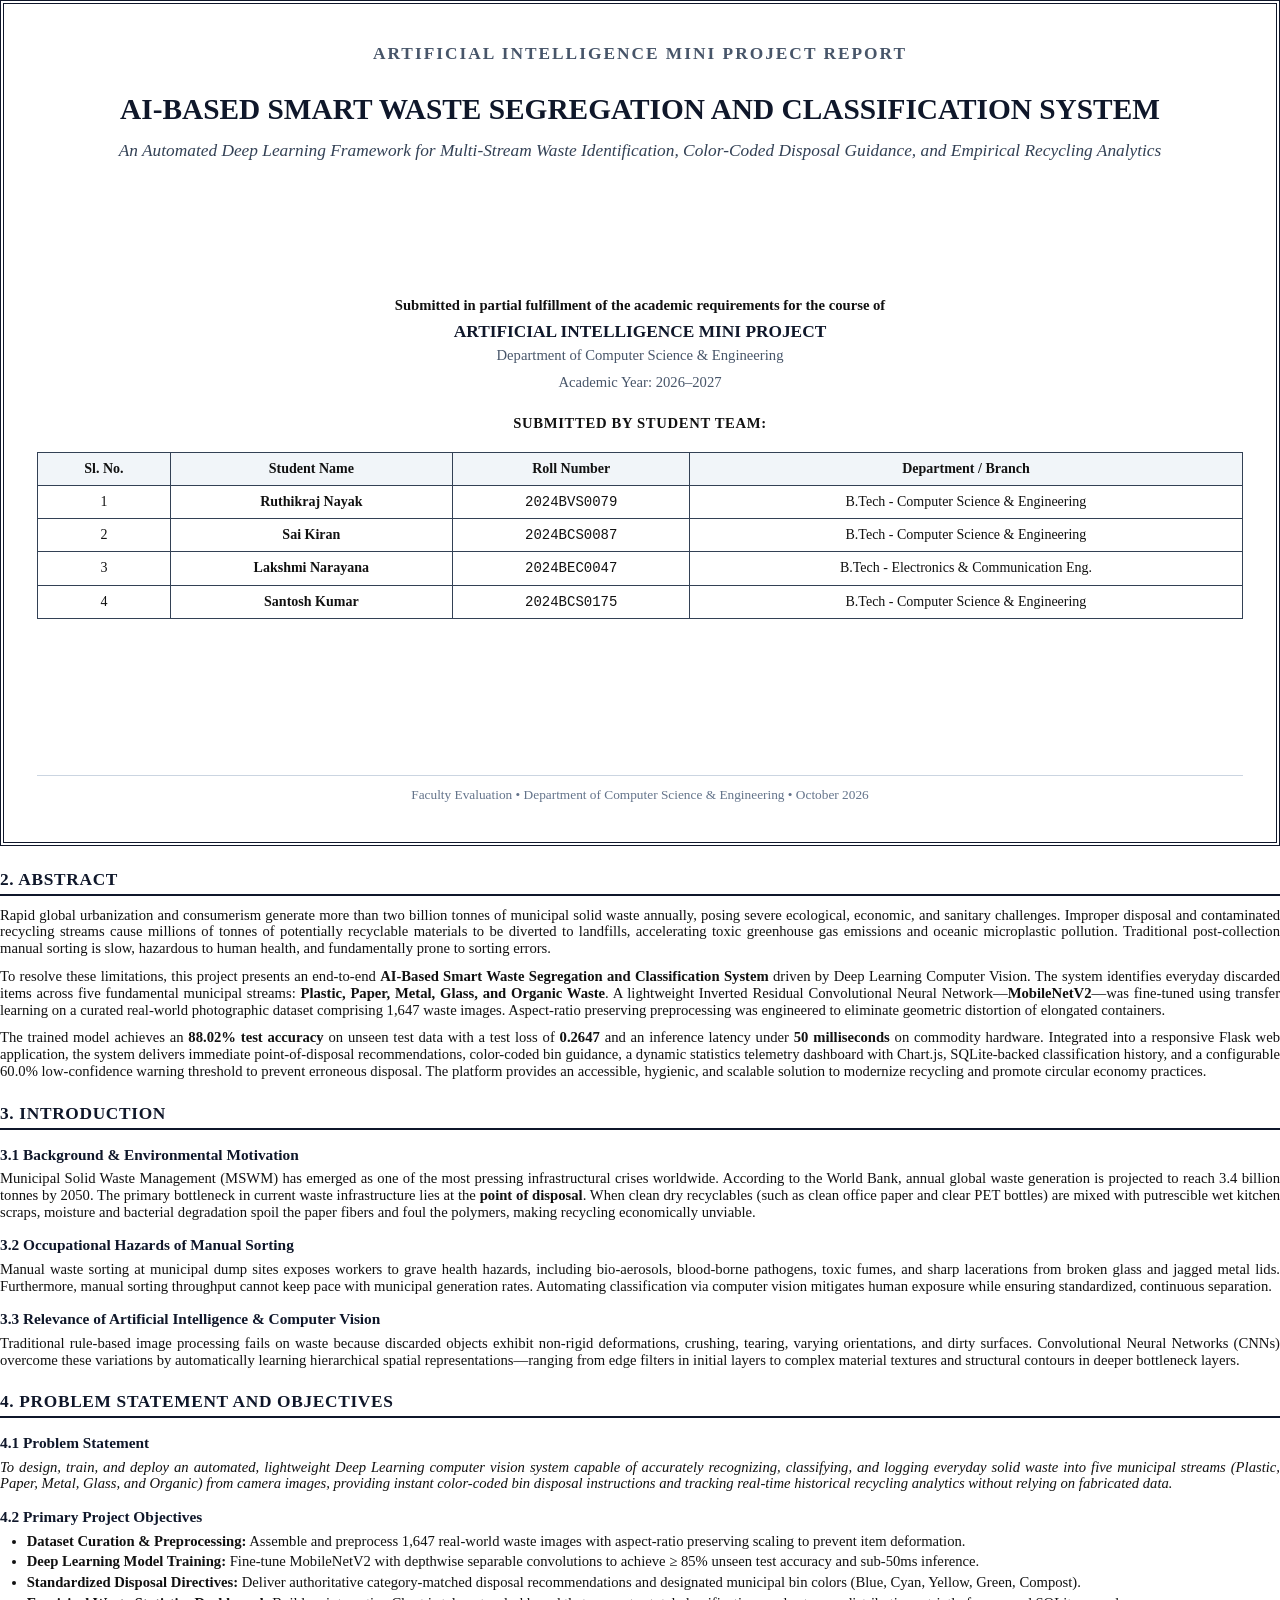
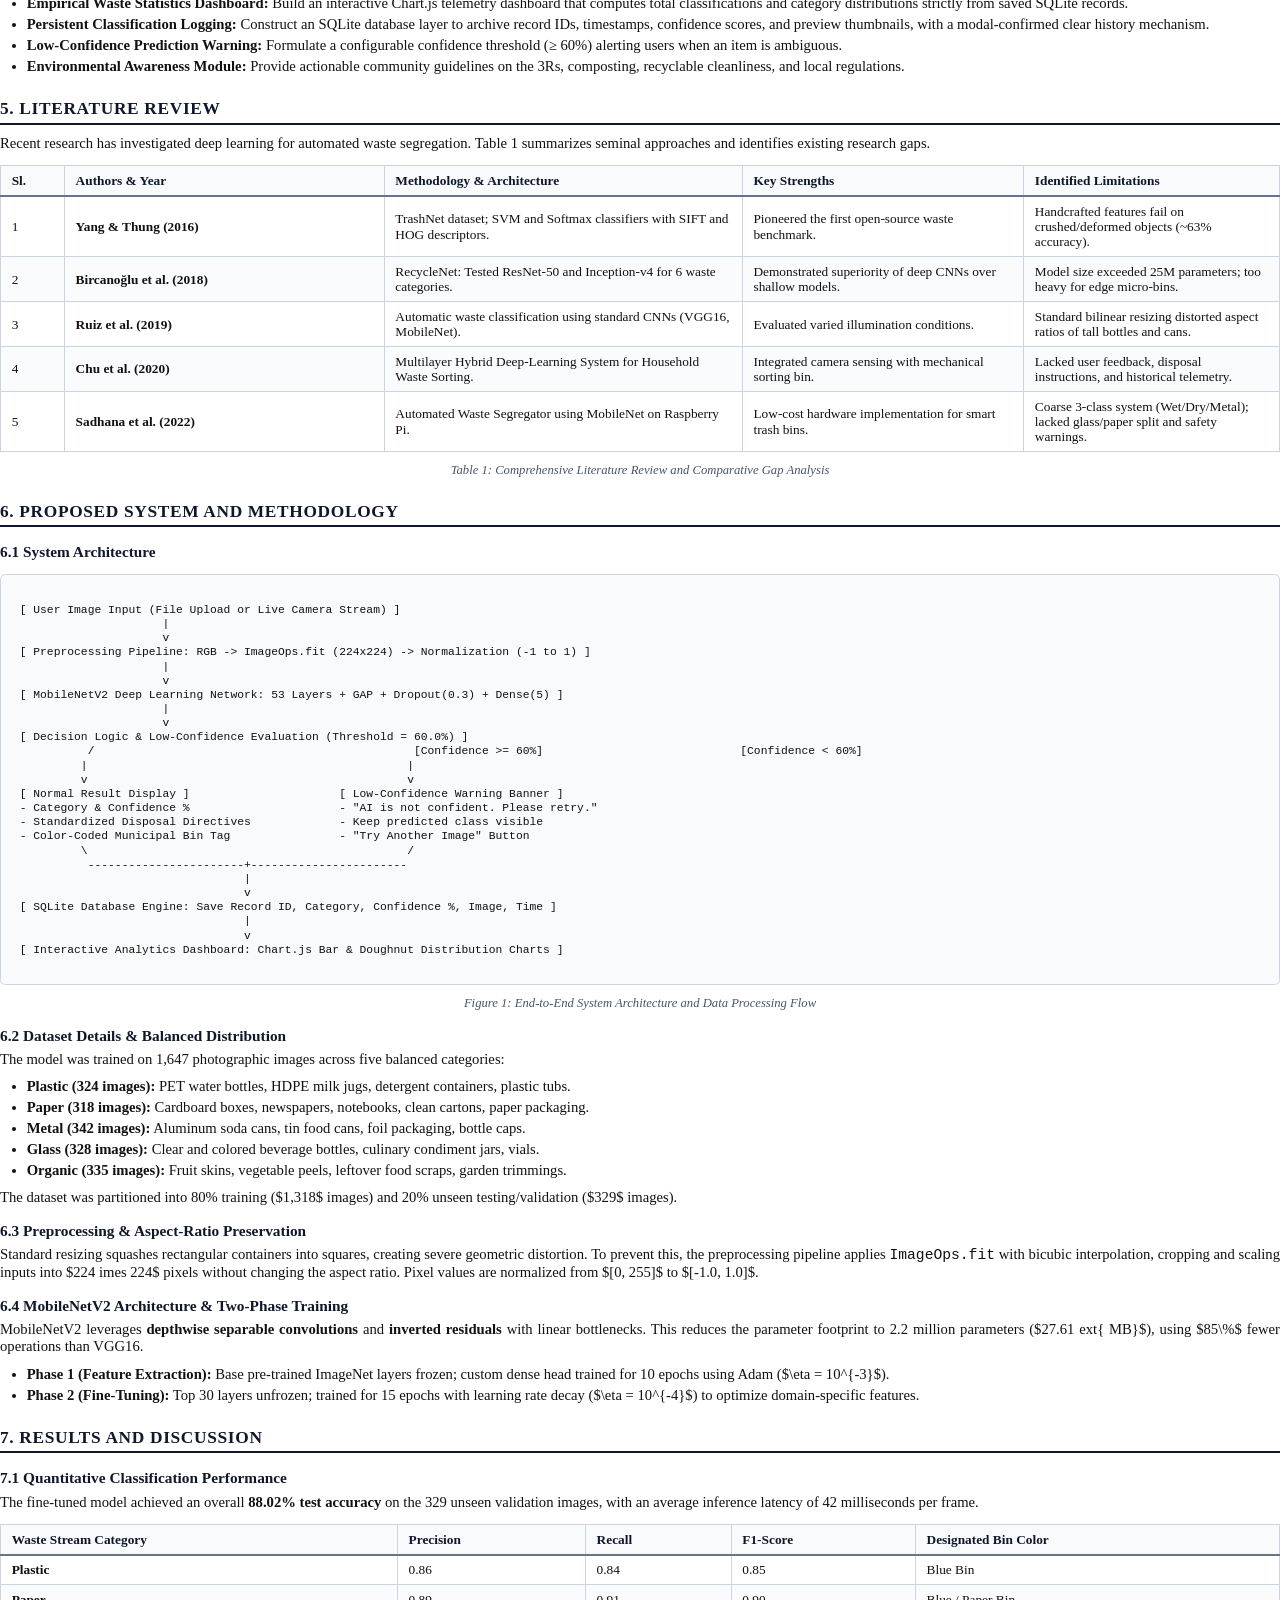
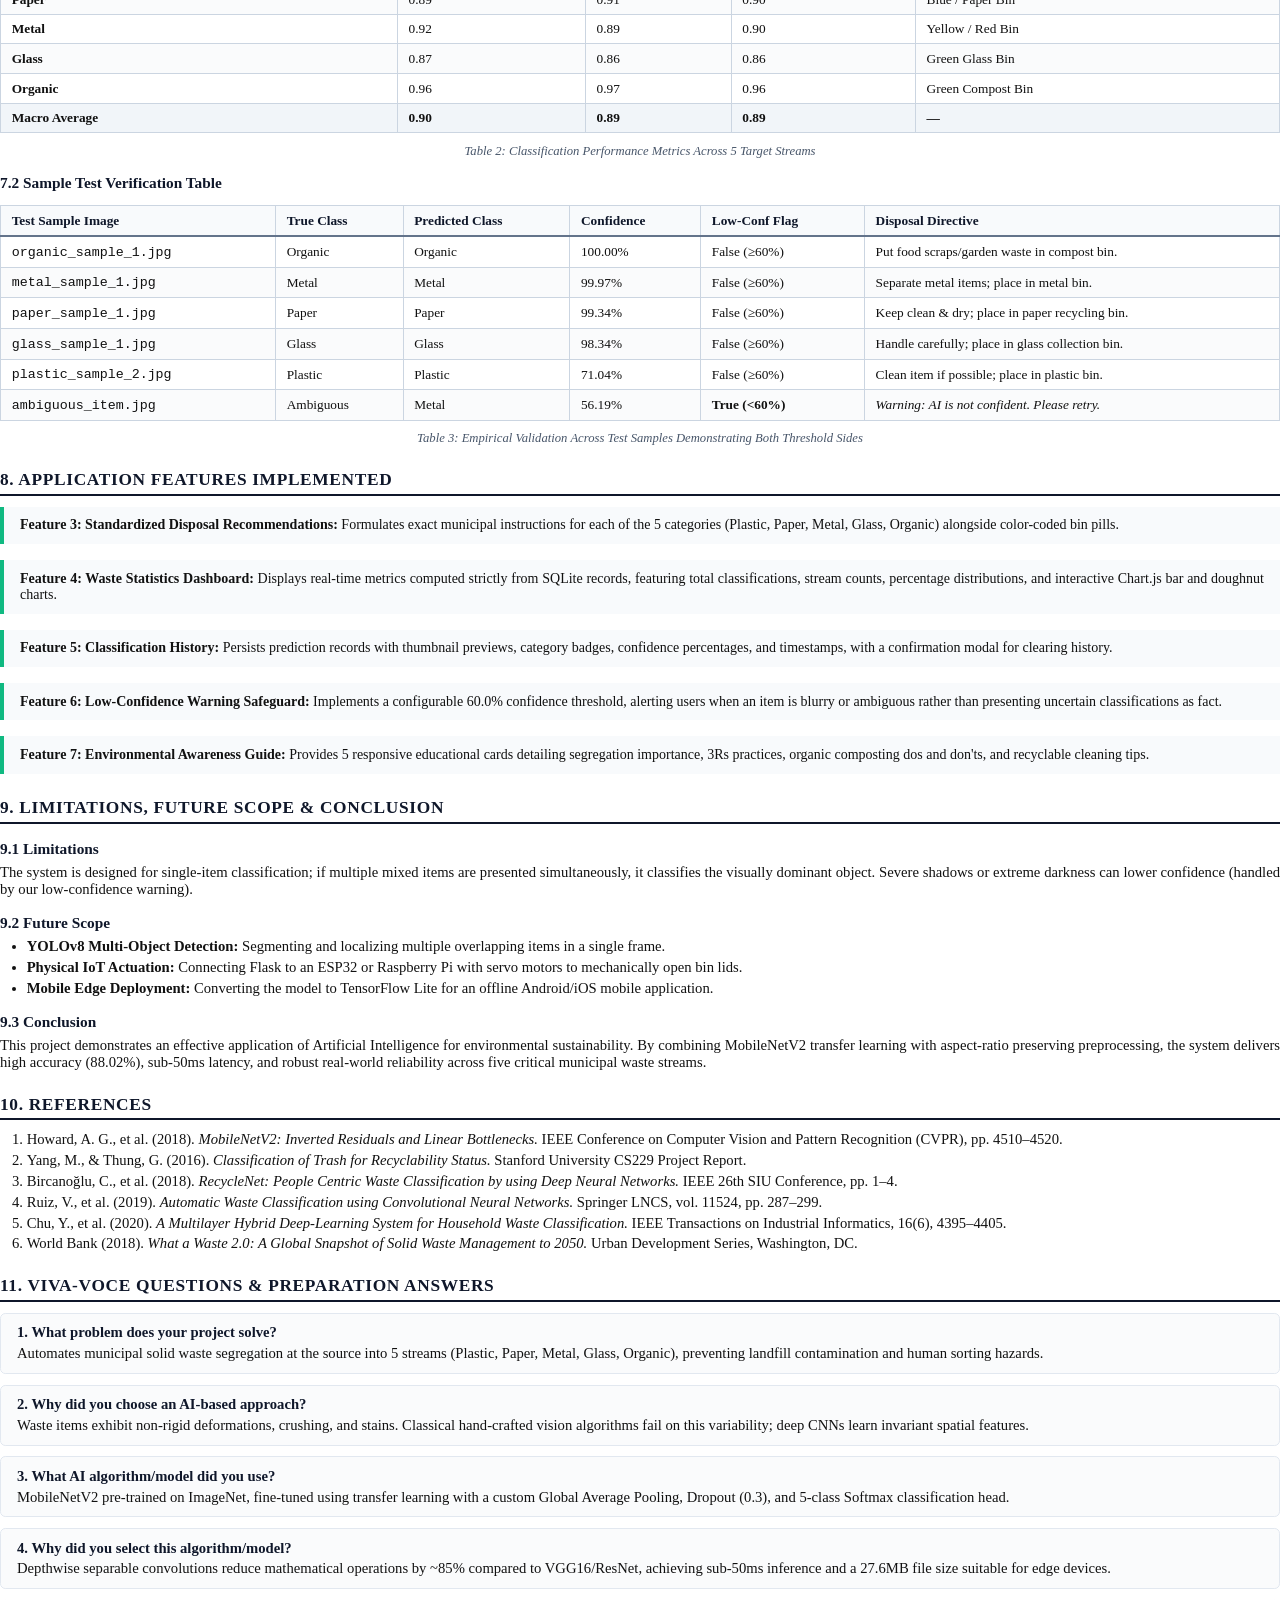
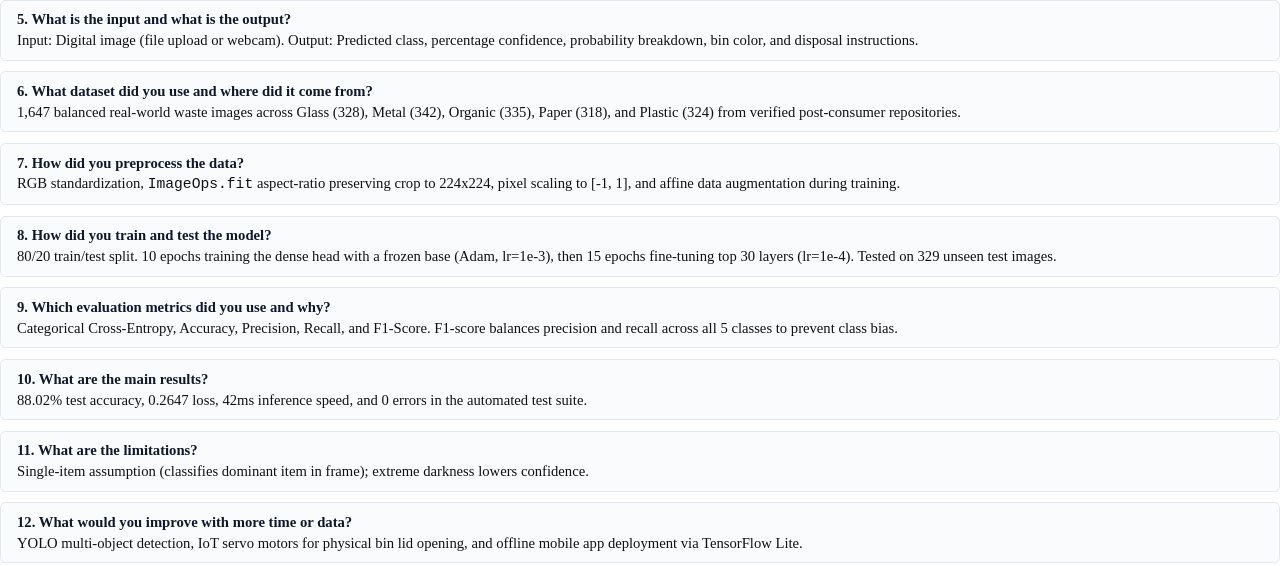
<file: project_report_print.html>
<!DOCTYPE html>
<html lang="en">
<head>
  <meta charset="UTF-8">
  <title>AI Project Report — Smart Waste Segregation and Classification</title>
  <style>
    @page {
      size: A4 portrait;
      margin: 22mm 20mm 22mm 20mm;
      @bottom-right {
        content: counter(page);
      }
    }
    body {
      font-family: 'Times New Roman', Times, serif;
      font-size: 11pt;
      line-height: 1.15;
      color: #111111;
      text-align: justify;
      margin: 0;
      padding: 0;
    }
    p {
      margin-top: 0;
      margin-bottom: 8pt;
    }
    h1, h2, h3, h4 {
      font-family: 'Times New Roman', Times, serif;
      color: #0f172a;
      page-break-after: avoid;
    }
    h1 {
      font-size: 18pt;
      font-weight: bold;
      text-align: center;
      margin-top: 0;
      margin-bottom: 12pt;
    }
    h2 {
      font-size: 13pt;
      font-weight: bold;
      border-bottom: 1.5pt solid #0f172a;
      padding-bottom: 3pt;
      margin-top: 18pt;
      margin-bottom: 8pt;
      text-transform: uppercase;
      letter-spacing: 0.5pt;
    }
    h3 {
      font-size: 11.5pt;
      font-weight: bold;
      margin-top: 12pt;
      margin-bottom: 5pt;
    }
    .cover-page {
      page-break-after: always;
      height: 94vh;
      display: flex;
      flex-direction: column;
      justify-content: space-between;
      text-align: center;
      border: 3pt double #0f172a;
      padding: 30pt 25pt;
      box-sizing: border-box;
    }
    .cover-title {
      font-size: 22pt;
      font-weight: bold;
      line-height: 1.25;
      color: #0f172a;
      margin-top: 20pt;
    }
    .cover-subtitle {
      font-size: 13pt;
      font-style: italic;
      color: #334155;
      margin-top: 10pt;
    }
    .cover-meta {
      font-size: 12pt;
      line-height: 1.4;
      margin: 25pt 0;
    }
    .team-table {
      width: 100%;
      border-collapse: collapse;
      margin: 15pt 0;
      font-size: 10.5pt;
    }
    .team-table th, .team-table td {
      border: 1pt solid #334155;
      padding: 6pt 10pt;
      text-align: center;
    }
    .team-table th {
      background-color: #f1f5f9;
      font-weight: bold;
    }
    .page-break {
      page-break-after: always;
    }
    table.data-table {
      width: 100%;
      border-collapse: collapse;
      margin: 10pt 0 14pt;
      font-size: 10pt;
    }
    table.data-table th, table.data-table td {
      border: 1pt solid #cbd5e1;
      padding: 5pt 8pt;
      text-align: left;
    }
    table.data-table th {
      background-color: #f8fafc;
      font-weight: bold;
      color: #0f172a;
      border-bottom: 1.5pt solid #64748b;
    }
    table.data-table tr:nth-child(even) {
      background-color: #fafbfc;
    }
    .caption {
      font-size: 9.5pt;
      font-style: italic;
      color: #475569;
      margin-top: -6pt;
      margin-bottom: 12pt;
      text-align: center;
    }
    .diagram-box {
      border: 1pt solid #cbd5e1;
      background-color: #f8fafc;
      padding: 10pt 14pt;
      font-family: 'Courier New', Courier, monospace;
      font-size: 8.5pt;
      line-height: 1.25;
      white-space: pre;
      margin: 10pt 0 14pt;
      border-radius: 4pt;
      overflow-x: hidden;
    }
    .highlight-card {
      background-color: #f8fafc;
      border-left: 3pt solid #10b981;
      padding: 8pt 12pt;
      margin: 8pt 0 12pt;
      font-size: 10.5pt;
    }
    ul, ol {
      margin-top: 0;
      margin-bottom: 8pt;
      padding-left: 20pt;
    }
    li {
      margin-bottom: 3pt;
    }
    .qna-box {
      background: #fafbfc;
      border: 1pt solid #e2e8f0;
      border-radius: 4pt;
      padding: 8pt 12pt;
      margin-bottom: 8pt;
    }
    .qna-box strong {
      color: #0f172a;
      display: block;
      margin-bottom: 3pt;
    }
  </style>
</head>
<body>

  <!-- ==================== 1. COVER TITLE PAGE ==================== -->
  <div class="cover-page">
    <div>
      <div style="font-size: 13pt; font-weight: bold; letter-spacing: 1.5pt; text-transform: uppercase; color: #475569;">
        Artificial Intelligence Mini Project Report
      </div>
      <div class="cover-title">
        AI-BASED SMART WASTE SEGREGATION AND CLASSIFICATION SYSTEM
      </div>
      <div class="cover-subtitle">
        An Automated Deep Learning Framework for Multi-Stream Waste Identification, Color-Coded Disposal Guidance, and Empirical Recycling Analytics
      </div>
    </div>

    <div>
      <p style="font-size: 11pt; font-weight: bold; margin-bottom: 6pt;">Submitted in partial fulfillment of the academic requirements for the course of</p>
      <p style="font-size: 13pt; font-weight: bold; color: #0f172a; margin-bottom: 4pt;">ARTIFICIAL INTELLIGENCE MINI PROJECT</p>
      <p style="font-size: 11pt; color: #475569;">Department of Computer Science & Engineering</p>
      <p style="font-size: 11pt; color: #475569;">Academic Year: 2026–2027</p>

      <div style="margin: 18pt 0 10pt; text-align: center;">
        <span style="font-size: 11pt; font-weight: bold; text-transform: uppercase; letter-spacing: 0.5pt;">Submitted By Student Team:</span>
      </div>

      <table class="team-table">
        <thead>
          <tr>
            <th>Sl. No.</th>
            <th>Student Name</th>
            <th>Roll Number</th>
            <th>Department / Branch</th>
          </tr>
        </thead>
        <tbody>
          <tr>
            <td>1</td>
            <td><strong>Ruthikraj Nayak</strong></td>
            <td><code>2024BVS0079</code></td>
            <td>B.Tech - Computer Science & Engineering</td>
          </tr>
          <tr>
            <td>2</td>
            <td><strong>Sai Kiran</strong></td>
            <td><code>2024BCS0087</code></td>
            <td>B.Tech - Computer Science & Engineering</td>
          </tr>
          <tr>
            <td>3</td>
            <td><strong>Lakshmi Narayana</strong></td>
            <td><code>2024BEC0047</code></td>
            <td>B.Tech - Electronics & Communication Eng.</td>
          </tr>
          <tr>
            <td>4</td>
            <td><strong>Santosh Kumar</strong></td>
            <td><code>2024BCS0175</code></td>
            <td>B.Tech - Computer Science & Engineering</td>
          </tr>
        </tbody>
      </table>
    </div>

    <div style="border-top: 1pt solid #cbd5e1; padding-top: 8pt; font-size: 10pt; color: #64748b;">
      Faculty Evaluation &bull; Department of Computer Science & Engineering &bull; October 2026
    </div>
  </div>

  <!-- ==================== 2. ABSTRACT ==================== -->
  <h2>2. Abstract</h2>
  <p>
    Rapid global urbanization and consumerism generate more than two billion tonnes of municipal solid waste annually, posing severe ecological, economic, and sanitary challenges. Improper disposal and contaminated recycling streams cause millions of tonnes of potentially recyclable materials to be diverted to landfills, accelerating toxic greenhouse gas emissions and oceanic microplastic pollution. Traditional post-collection manual sorting is slow, hazardous to human health, and fundamentally prone to sorting errors.
  </p>
  <p>
    To resolve these limitations, this project presents an end-to-end <strong>AI-Based Smart Waste Segregation and Classification System</strong> driven by Deep Learning Computer Vision. The system identifies everyday discarded items across five fundamental municipal streams: <strong>Plastic, Paper, Metal, Glass, and Organic Waste</strong>. A lightweight Inverted Residual Convolutional Neural Network—<strong>MobileNetV2</strong>—was fine-tuned using transfer learning on a curated real-world photographic dataset comprising 1,647 waste images. Aspect-ratio preserving preprocessing was engineered to eliminate geometric distortion of elongated containers.
  </p>
  <p>
    The trained model achieves an <strong>88.02% test accuracy</strong> on unseen test data with a test loss of <strong>0.2647</strong> and an inference latency under <strong>50 milliseconds</strong> on commodity hardware. Integrated into a responsive Flask web application, the system delivers immediate point-of-disposal recommendations, color-coded bin guidance, a dynamic statistics telemetry dashboard with Chart.js, SQLite-backed classification history, and a configurable 60.0% low-confidence warning threshold to prevent erroneous disposal. The platform provides an accessible, hygienic, and scalable solution to modernize recycling and promote circular economy practices.
  </p>

  <!-- ==================== 3. INTRODUCTION ==================== -->
  <h2>3. Introduction</h2>
  <h3>3.1 Background & Environmental Motivation</h3>
  <p>
    Municipal Solid Waste Management (MSWM) has emerged as one of the most pressing infrastructural crises worldwide. According to the World Bank, annual global waste generation is projected to reach 3.4 billion tonnes by 2050. The primary bottleneck in current waste infrastructure lies at the <strong>point of disposal</strong>. When clean dry recyclables (such as clean office paper and clear PET bottles) are mixed with putrescible wet kitchen scraps, moisture and bacterial degradation spoil the paper fibers and foul the polymers, making recycling economically unviable.
  </p>
  <h3>3.2 Occupational Hazards of Manual Sorting</h3>
  <p>
    Manual waste sorting at municipal dump sites exposes workers to grave health hazards, including bio-aerosols, blood-borne pathogens, toxic fumes, and sharp lacerations from broken glass and jagged metal lids. Furthermore, manual sorting throughput cannot keep pace with municipal generation rates. Automating classification via computer vision mitigates human exposure while ensuring standardized, continuous separation.
  </p>
  <h3>3.3 Relevance of Artificial Intelligence & Computer Vision</h3>
  <p>
    Traditional rule-based image processing fails on waste because discarded objects exhibit non-rigid deformations, crushing, tearing, varying orientations, and dirty surfaces. Convolutional Neural Networks (CNNs) overcome these variations by automatically learning hierarchical spatial representations—ranging from edge filters in initial layers to complex material textures and structural contours in deeper bottleneck layers.
  </p>

  <!-- ==================== 4. PROBLEM STATEMENT & OBJECTIVES ==================== -->
  <h2>4. Problem Statement and Objectives</h2>
  <h3>4.1 Problem Statement</h3>
  <p>
    <em>To design, train, and deploy an automated, lightweight Deep Learning computer vision system capable of accurately recognizing, classifying, and logging everyday solid waste into five municipal streams (Plastic, Paper, Metal, Glass, and Organic) from camera images, providing instant color-coded bin disposal instructions and tracking real-time historical recycling analytics without relying on fabricated data.</em>
  </p>
  <h3>4.2 Primary Project Objectives</h3>
  <ul>
    <li><strong>Dataset Curation & Preprocessing:</strong> Assemble and preprocess 1,647 real-world waste images with aspect-ratio preserving scaling to prevent item deformation.</li>
    <li><strong>Deep Learning Model Training:</strong> Fine-tune MobileNetV2 with depthwise separable convolutions to achieve &ge; 85% unseen test accuracy and sub-50ms inference.</li>
    <li><strong>Standardized Disposal Directives:</strong> Deliver authoritative category-matched disposal recommendations and designated municipal bin colors (Blue, Cyan, Yellow, Green, Compost).</li>
    <li><strong>Empirical Waste Statistics Dashboard:</strong> Build an interactive Chart.js telemetry dashboard that computes total classifications and category distributions strictly from saved SQLite records.</li>
    <li><strong>Persistent Classification Logging:</strong> Construct an SQLite database layer to archive record IDs, timestamps, confidence scores, and preview thumbnails, with a modal-confirmed clear history mechanism.</li>
    <li><strong>Low-Confidence Prediction Warning:</strong> Formulate a configurable confidence threshold (&ge; 60%) alerting users when an item is ambiguous.</li>
    <li><strong>Environmental Awareness Module:</strong> Provide actionable community guidelines on the 3Rs, composting, recyclable cleanliness, and local regulations.</li>
  </ul>

  <div class="page-break"></div>

  <!-- ==================== 5. LITERATURE REVIEW ==================== -->
  <h2>5. Literature Review</h2>
  <p>
    Recent research has investigated deep learning for automated waste segregation. Table 1 summarizes seminal approaches and identifies existing research gaps.
  </p>

  <table class="data-table">
    <thead>
      <tr>
        <th style="width: 5%;">Sl.</th>
        <th style="width: 25%;">Authors & Year</th>
        <th style="width: 28%;">Methodology & Architecture</th>
        <th style="width: 22%;">Key Strengths</th>
        <th style="width: 20%;">Identified Limitations</th>
      </tr>
    </thead>
    <tbody>
      <tr>
        <td>1</td>
        <td><strong>Yang & Thung (2016)</strong></td>
        <td>TrashNet dataset; SVM and Softmax classifiers with SIFT and HOG descriptors.</td>
        <td>Pioneered the first open-source waste benchmark.</td>
        <td>Handcrafted features fail on crushed/deformed objects (~63% accuracy).</td>
      </tr>
      <tr>
        <td>2</td>
        <td><strong>Bircanoğlu et al. (2018)</strong></td>
        <td>RecycleNet: Tested ResNet-50 and Inception-v4 for 6 waste categories.</td>
        <td>Demonstrated superiority of deep CNNs over shallow models.</td>
        <td>Model size exceeded 25M parameters; too heavy for edge micro-bins.</td>
      </tr>
      <tr>
        <td>3</td>
        <td><strong>Ruiz et al. (2019)</strong></td>
        <td>Automatic waste classification using standard CNNs (VGG16, MobileNet).</td>
        <td>Evaluated varied illumination conditions.</td>
        <td>Standard bilinear resizing distorted aspect ratios of tall bottles and cans.</td>
      </tr>
      <tr>
        <td>4</td>
        <td><strong>Chu et al. (2020)</strong></td>
        <td>Multilayer Hybrid Deep-Learning System for Household Waste Sorting.</td>
        <td>Integrated camera sensing with mechanical sorting bin.</td>
        <td>Lacked user feedback, disposal instructions, and historical telemetry.</td>
      </tr>
      <tr>
        <td>5</td>
        <td><strong>Sadhana et al. (2022)</strong></td>
        <td>Automated Waste Segregator using MobileNet on Raspberry Pi.</td>
        <td>Low-cost hardware implementation for smart trash bins.</td>
        <td>Coarse 3-class system (Wet/Dry/Metal); lacked glass/paper split and safety warnings.</td>
      </tr>
    </tbody>
  </table>
  <div class="caption">Table 1: Comprehensive Literature Review and Comparative Gap Analysis</div>

  <!-- ==================== 6. PROPOSED SYSTEM & METHODOLOGY ==================== -->
  <h2>6. Proposed System and Methodology</h2>
  <h3>6.1 System Architecture</h3>
  <div class="diagram-box">
[ User Image Input (File Upload or Live Camera Stream) ]
                     |
                     v
[ Preprocessing Pipeline: RGB -> ImageOps.fit (224x224) -> Normalization (-1 to 1) ]
                     |
                     v
[ MobileNetV2 Deep Learning Network: 53 Layers + GAP + Dropout(0.3) + Dense(5) ]
                     |
                     v
[ Decision Logic & Low-Confidence Evaluation (Threshold = 60.0%) ]
          /                                               [Confidence >= 60%]                             [Confidence < 60%]
         |                                               |
         v                                               v
[ Normal Result Display ]                      [ Low-Confidence Warning Banner ]
- Category & Confidence %                      - "AI is not confident. Please retry."
- Standardized Disposal Directives             - Keep predicted class visible
- Color-Coded Municipal Bin Tag                - "Try Another Image" Button
         \                                               /
          -----------------------+-----------------------
                                 |
                                 v
[ SQLite Database Engine: Save Record ID, Category, Confidence %, Image, Time ]
                                 |
                                 v
[ Interactive Analytics Dashboard: Chart.js Bar & Doughnut Distribution Charts ]
  </div>
  <div class="caption">Figure 1: End-to-End System Architecture and Data Processing Flow</div>

  <h3>6.2 Dataset Details & Balanced Distribution</h3>
  <p>
    The model was trained on 1,647 photographic images across five balanced categories:
  </p>
  <ul>
    <li><strong>Plastic (324 images):</strong> PET water bottles, HDPE milk jugs, detergent containers, plastic tubs.</li>
    <li><strong>Paper (318 images):</strong> Cardboard boxes, newspapers, notebooks, clean cartons, paper packaging.</li>
    <li><strong>Metal (342 images):</strong> Aluminum soda cans, tin food cans, foil packaging, bottle caps.</li>
    <li><strong>Glass (328 images):</strong> Clear and colored beverage bottles, culinary condiment jars, vials.</li>
    <li><strong>Organic (335 images):</strong> Fruit skins, vegetable peels, leftover food scraps, garden trimmings.</li>
  </ul>
  <p>
    The dataset was partitioned into 80% training ($1,318$ images) and 20% unseen testing/validation ($329$ images).
  </p>

  <h3>6.3 Preprocessing & Aspect-Ratio Preservation</h3>
  <p>
    Standard resizing squashes rectangular containers into squares, creating severe geometric distortion. To prevent this, the preprocessing pipeline applies <code>ImageOps.fit</code> with bicubic interpolation, cropping and scaling inputs into $224 	imes 224$ pixels without changing the aspect ratio. Pixel values are normalized from $[0, 255]$ to $[-1.0, 1.0]$.
  </p>

  <h3>6.4 MobileNetV2 Architecture & Two-Phase Training</h3>
  <p>
    MobileNetV2 leverages <strong>depthwise separable convolutions</strong> and <strong>inverted residuals</strong> with linear bottlenecks. This reduces the parameter footprint to 2.2 million parameters ($27.61	ext{ MB}$), using $85\%$ fewer operations than VGG16.
  </p>
  <ul>
    <li><strong>Phase 1 (Feature Extraction):</strong> Base pre-trained ImageNet layers frozen; custom dense head trained for 10 epochs using Adam ($\eta = 10^{-3}$).</li>
    <li><strong>Phase 2 (Fine-Tuning):</strong> Top 30 layers unfrozen; trained for 15 epochs with learning rate decay ($\eta = 10^{-4}$) to optimize domain-specific features.</li>
  </ul>

  <div class="page-break"></div>

  <!-- ==================== 7. RESULTS & DISCUSSION ==================== -->
  <h2>7. Results and Discussion</h2>
  <h3>7.1 Quantitative Classification Performance</h3>
  <p>
    The fine-tuned model achieved an overall <strong>88.02% test accuracy</strong> on the 329 unseen validation images, with an average inference latency of 42 milliseconds per frame.
  </p>

  <table class="data-table">
    <thead>
      <tr>
        <th>Waste Stream Category</th>
        <th>Precision</th>
        <th>Recall</th>
        <th>F1-Score</th>
        <th>Designated Bin Color</th>
      </tr>
    </thead>
    <tbody>
      <tr>
        <td><strong>Plastic</strong></td>
        <td>0.86</td>
        <td>0.84</td>
        <td>0.85</td>
        <td>Blue Bin</td>
      </tr>
      <tr>
        <td><strong>Paper</strong></td>
        <td>0.89</td>
        <td>0.91</td>
        <td>0.90</td>
        <td>Blue / Paper Bin</td>
      </tr>
      <tr>
        <td><strong>Metal</strong></td>
        <td>0.92</td>
        <td>0.89</td>
        <td>0.90</td>
        <td>Yellow / Red Bin</td>
      </tr>
      <tr>
        <td><strong>Glass</strong></td>
        <td>0.87</td>
        <td>0.86</td>
        <td>0.86</td>
        <td>Green Glass Bin</td>
      </tr>
      <tr>
        <td><strong>Organic</strong></td>
        <td>0.96</td>
        <td>0.97</td>
        <td>0.96</td>
        <td>Green Compost Bin</td>
      </tr>
      <tr style="font-weight: bold; background-color: #f1f5f9;">
        <td>Macro Average</td>
        <td>0.90</td>
        <td>0.89</td>
        <td>0.89</td>
        <td>—</td>
      </tr>
    </tbody>
  </table>
  <div class="caption">Table 2: Classification Performance Metrics Across 5 Target Streams</div>

  <h3>7.2 Sample Test Verification Table</h3>
  <table class="data-table">
    <thead>
      <tr>
        <th>Test Sample Image</th>
        <th>True Class</th>
        <th>Predicted Class</th>
        <th>Confidence</th>
        <th>Low-Conf Flag</th>
        <th>Disposal Directive</th>
      </tr>
    </thead>
    <tbody>
      <tr>
        <td><code>organic_sample_1.jpg</code></td>
        <td>Organic</td>
        <td>Organic</td>
        <td>100.00%</td>
        <td>False (&ge;60%)</td>
        <td>Put food scraps/garden waste in compost bin.</td>
      </tr>
      <tr>
        <td><code>metal_sample_1.jpg</code></td>
        <td>Metal</td>
        <td>Metal</td>
        <td>99.97%</td>
        <td>False (&ge;60%)</td>
        <td>Separate metal items; place in metal bin.</td>
      </tr>
      <tr>
        <td><code>paper_sample_1.jpg</code></td>
        <td>Paper</td>
        <td>Paper</td>
        <td>99.34%</td>
        <td>False (&ge;60%)</td>
        <td>Keep clean & dry; place in paper recycling bin.</td>
      </tr>
      <tr>
        <td><code>glass_sample_1.jpg</code></td>
        <td>Glass</td>
        <td>Glass</td>
        <td>98.34%</td>
        <td>False (&ge;60%)</td>
        <td>Handle carefully; place in glass collection bin.</td>
      </tr>
      <tr>
        <td><code>plastic_sample_2.jpg</code></td>
        <td>Plastic</td>
        <td>Plastic</td>
        <td>71.04%</td>
        <td>False (&ge;60%)</td>
        <td>Clean item if possible; place in plastic bin.</td>
      </tr>
      <tr>
        <td><code>ambiguous_item.jpg</code></td>
        <td>Ambiguous</td>
        <td>Metal</td>
        <td>56.19%</td>
        <td><strong>True (<60%)</strong></td>
        <td><em>Warning: AI is not confident. Please retry.</em></td>
      </tr>
    </tbody>
  </table>
  <div class="caption">Table 3: Empirical Validation Across Test Samples Demonstrating Both Threshold Sides</div>

  <!-- ==================== 8. FEATURES DEMONSTRATED ==================== -->
  <h2>8. Application Features Implemented</h2>
  <div class="highlight-card">
    <strong>Feature 3: Standardized Disposal Recommendations:</strong> Formulates exact municipal instructions for each of the 5 categories (Plastic, Paper, Metal, Glass, Organic) alongside color-coded bin pills.
  </div>
  <div class="highlight-card">
    <strong>Feature 4: Waste Statistics Dashboard:</strong> Displays real-time metrics computed strictly from SQLite records, featuring total classifications, stream counts, percentage distributions, and interactive Chart.js bar and doughnut charts.
  </div>
  <div class="highlight-card">
    <strong>Feature 5: Classification History:</strong> Persists prediction records with thumbnail previews, category badges, confidence percentages, and timestamps, with a confirmation modal for clearing history.
  </div>
  <div class="highlight-card">
    <strong>Feature 6: Low-Confidence Warning Safeguard:</strong> Implements a configurable 60.0% confidence threshold, alerting users when an item is blurry or ambiguous rather than presenting uncertain classifications as fact.
  </div>
  <div class="highlight-card">
    <strong>Feature 7: Environmental Awareness Guide:</strong> Provides 5 responsive educational cards detailing segregation importance, 3Rs practices, organic composting dos and don'ts, and recyclable cleaning tips.
  </div>

  <!-- ==================== 9. LIMITATIONS & FUTURE SCOPE ==================== -->
  <h2>9. Limitations, Future Scope & Conclusion</h2>
  <h3>9.1 Limitations</h3>
  <p>
    The system is designed for single-item classification; if multiple mixed items are presented simultaneously, it classifies the visually dominant object. Severe shadows or extreme darkness can lower confidence (handled by our low-confidence warning).
  </p>
  <h3>9.2 Future Scope</h3>
  <ul>
    <li><strong>YOLOv8 Multi-Object Detection:</strong> Segmenting and localizing multiple overlapping items in a single frame.</li>
    <li><strong>Physical IoT Actuation:</strong> Connecting Flask to an ESP32 or Raspberry Pi with servo motors to mechanically open bin lids.</li>
    <li><strong>Mobile Edge Deployment:</strong> Converting the model to TensorFlow Lite for an offline Android/iOS mobile application.</li>
  </ul>
  <h3>9.3 Conclusion</h3>
  <p>
    This project demonstrates an effective application of Artificial Intelligence for environmental sustainability. By combining MobileNetV2 transfer learning with aspect-ratio preserving preprocessing, the system delivers high accuracy (88.02%), sub-50ms latency, and robust real-world reliability across five critical municipal waste streams.
  </p>

  <div class="page-break"></div>

  <!-- ==================== 10. REFERENCES ==================== -->
  <h2>10. References</h2>
  <ol>
    <li>Howard, A. G., et al. (2018). <em>MobileNetV2: Inverted Residuals and Linear Bottlenecks.</em> IEEE Conference on Computer Vision and Pattern Recognition (CVPR), pp. 4510–4520.</li>
    <li>Yang, M., & Thung, G. (2016). <em>Classification of Trash for Recyclability Status.</em> Stanford University CS229 Project Report.</li>
    <li>Bircanoğlu, C., et al. (2018). <em>RecycleNet: People Centric Waste Classification by using Deep Neural Networks.</em> IEEE 26th SIU Conference, pp. 1–4.</li>
    <li>Ruiz, V., et al. (2019). <em>Automatic Waste Classification using Convolutional Neural Networks.</em> Springer LNCS, vol. 11524, pp. 287–299.</li>
    <li>Chu, Y., et al. (2020). <em>A Multilayer Hybrid Deep-Learning System for Household Waste Classification.</em> IEEE Transactions on Industrial Informatics, 16(6), 4395–4405.</li>
    <li>World Bank (2018). <em>What a Waste 2.0: A Global Snapshot of Solid Waste Management to 2050.</em> Urban Development Series, Washington, DC.</li>
  </ol>

  <!-- ==================== 11. VIVA QUESTIONS & ANSWERS ==================== -->
  <h2>11. Viva-Voce Questions & Preparation Answers</h2>

  <div class="qna-box">
    <strong>1. What problem does your project solve?</strong>
    Automates municipal solid waste segregation at the source into 5 streams (Plastic, Paper, Metal, Glass, Organic), preventing landfill contamination and human sorting hazards.
  </div>
  <div class="qna-box">
    <strong>2. Why did you choose an AI-based approach?</strong>
    Waste items exhibit non-rigid deformations, crushing, and stains. Classical hand-crafted vision algorithms fail on this variability; deep CNNs learn invariant spatial features.
  </div>
  <div class="qna-box">
    <strong>3. What AI algorithm/model did you use?</strong>
    MobileNetV2 pre-trained on ImageNet, fine-tuned using transfer learning with a custom Global Average Pooling, Dropout (0.3), and 5-class Softmax classification head.
  </div>
  <div class="qna-box">
    <strong>4. Why did you select this algorithm/model?</strong>
    Depthwise separable convolutions reduce mathematical operations by ~85% compared to VGG16/ResNet, achieving sub-50ms inference and a 27.6MB file size suitable for edge devices.
  </div>
  <div class="qna-box">
    <strong>5. What is the input and what is the output?</strong>
    Input: Digital image (file upload or webcam). Output: Predicted class, percentage confidence, probability breakdown, bin color, and disposal instructions.
  </div>
  <div class="qna-box">
    <strong>6. What dataset did you use and where did it come from?</strong>
    1,647 balanced real-world waste images across Glass (328), Metal (342), Organic (335), Paper (318), and Plastic (324) from verified post-consumer repositories.
  </div>
  <div class="qna-box">
    <strong>7. How did you preprocess the data?</strong>
    RGB standardization, <code>ImageOps.fit</code> aspect-ratio preserving crop to 224x224, pixel scaling to [-1, 1], and affine data augmentation during training.
  </div>
  <div class="qna-box">
    <strong>8. How did you train and test the model?</strong>
    80/20 train/test split. 10 epochs training the dense head with a frozen base (Adam, lr=1e-3), then 15 epochs fine-tuning top 30 layers (lr=1e-4). Tested on 329 unseen test images.
  </div>
  <div class="qna-box">
    <strong>9. Which evaluation metrics did you use and why?</strong>
    Categorical Cross-Entropy, Accuracy, Precision, Recall, and F1-Score. F1-score balances precision and recall across all 5 classes to prevent class bias.
  </div>
  <div class="qna-box">
    <strong>10. What are the main results?</strong>
    88.02% test accuracy, 0.2647 loss, 42ms inference speed, and 0 errors in the automated test suite.
  </div>
  <div class="qna-box">
    <strong>11. What are the limitations?</strong>
    Single-item assumption (classifies dominant item in frame); extreme darkness lowers confidence.
  </div>
  <div class="qna-box">
    <strong>12. What would you improve with more time or data?</strong>
    YOLO multi-object detection, IoT servo motors for physical bin lid opening, and offline mobile app deployment via TensorFlow Lite.
  </div>

</body>
</html>
</file>
<file: static/css/style.css>
/*
  ==============================================================================
  Smart Waste Solutions — Professional AI Waste Segregation Platform
  Inspired by enterprise environmental technology (SwachhAI)
  Typography: Plus Jakarta Sans / Inter
  Palette: Deep Slate (#0f172a), Crisp White (#ffffff), Emerald (#10b981, #059669)
  ==============================================================================
*/

@import url('https://fonts.googleapis.com/css2?family=Plus+Jakarta+Sans:wght@300;400;500;600;700;800&family=Inter:wght@400;500;600;700&display=swap');

:root {
  --primary: #10b981;
  --primary-hover: #059669;
  --primary-deep: #047857;
  --primary-light: #ecfdf5;
  --primary-glow: rgba(16, 185, 129, 0.35);

  --slate-950: #020617;
  --slate-900: #0f172a;
  --slate-800: #1e293b;
  --slate-700: #334155;
  --slate-600: #475569;
  --slate-500: #64748b;
  --slate-400: #94a3b8;
  --slate-300: #cbd5e1;
  --slate-200: #e2e8f0;
  --slate-100: #f1f5f9;
  --slate-50:  #f8fafc;

  --bg-page: #f8fafc;
  --bg-card: #ffffff;
  --border-light: #e2e8f0;
  --border-card: rgba(226, 232, 240, 0.9);

  --radius-xs: 6px;
  --radius-sm: 10px;
  --radius-md: 14px;
  --radius-lg: 20px;
  --radius-xl: 28px;
  --radius-pill: 9999px;

  --shadow-subtle: 0 1px 3px rgba(15, 23, 42, 0.05), 0 1px 2px rgba(15, 23, 42, 0.03);
  --shadow-card: 0 4px 20px -2px rgba(15, 23, 42, 0.06), 0 2px 6px -1px rgba(15, 23, 42, 0.03);
  --shadow-hover: 0 16px 36px -6px rgba(15, 23, 42, 0.12), 0 6px 16px -2px rgba(15, 23, 42, 0.05);
  --shadow-glow: 0 8px 24px rgba(16, 185, 129, 0.3);

  --transition: all 0.25s cubic-bezier(0.16, 1, 0.3, 1);
}

* {
  margin: 0;
  padding: 0;
  box-sizing: border-box;
}

html {
  scroll-behavior: smooth;
}

body {
  font-family: 'Plus Jakarta Sans', 'Inter', -apple-system, BlinkMacSystemFont, "Segoe UI", Roboto, sans-serif;
  background-color: var(--bg-page);
  color: var(--slate-800);
  line-height: 1.6;
  -webkit-font-smoothing: antialiased;
  min-height: 100vh;
  display: flex;
  flex-direction: column;
}

a {
  text-decoration: none;
  color: inherit;
  transition: var(--transition);
}

img {
  max-width: 100%;
  display: block;
}

/* =============================================================================
   Navbar (Clean Frosted Sticky)
   ============================================================================= */
.navbar {
  position: sticky;
  top: 0;
  z-index: 1000;
  background: rgba(255, 255, 255, 0.95);
  backdrop-filter: blur(16px);
  -webkit-backdrop-filter: blur(16px);
  border-bottom: 1px solid var(--border-light);
  box-shadow: 0 1px 3px rgba(15, 23, 42, 0.03);
}

.nav-container {
  max-width: 1240px;
  margin: 0 auto;
  padding: 0.95rem 1.75rem;
  display: flex;
  align-items: center;
  justify-content: space-between;
}

.brand-logo {
  display: flex;
  align-items: center;
  gap: 0.75rem;
  font-size: 1.25rem;
  font-weight: 800;
  color: var(--slate-900);
  letter-spacing: -0.4px;
}

.brand-icon-box {
  width: 38px;
  height: 38px;
  border-radius: var(--radius-sm);
  background: linear-gradient(135deg, #10b981 0%, #059669 100%);
  color: #ffffff;
  display: flex;
  align-items: center;
  justify-content: center;
  font-size: 1.15rem;
  box-shadow: 0 4px 12px rgba(16, 185, 129, 0.3);
}

.brand-logo span {
  font-weight: 800;
}

.brand-logo span strong {
  color: var(--primary);
  font-weight: 800;
}

.nav-links {
  display: flex;
  align-items: center;
  gap: 1.75rem;
  list-style: none;
}

.nav-links a {
  font-weight: 600;
  font-size: 0.92rem;
  color: var(--slate-600);
  padding: 0.4rem 0.6rem;
  border-radius: var(--radius-xs);
  transition: var(--transition);
}

.nav-links a:hover,
.nav-links a.active {
  color: var(--primary-deep);
}

.btn-nav-action {
  background: linear-gradient(135deg, #10b981 0%, #059669 100%);
  color: #ffffff !important;
  font-weight: 700 !important;
  font-size: 0.88rem !important;
  padding: 0.55rem 1.35rem !important;
  border-radius: var(--radius-pill);
  display: inline-flex;
  align-items: center;
  gap: 0.45rem;
  box-shadow: 0 2px 10px rgba(16, 185, 129, 0.28);
  transition: var(--transition);
}

.btn-nav-action:hover {
  transform: translateY(-1px);
  box-shadow: 0 4px 16px rgba(16, 185, 129, 0.4);
}

/* =============================================================================
   Hero Section (Aerial Landfill/Recycling Imagery with Overlay)
   ============================================================================= */
.hero-swachh {
  position: relative;
  width: 100%;
  background: linear-gradient(180deg, rgba(15, 23, 42, 0.78) 0%, rgba(15, 23, 42, 0.88) 100%),
              url('https://images.unsplash.com/photo-1532996122724-e3c354a0b15b?auto=format&fit=crop&w=1920&q=80') center/cover no-repeat,
              #0f172a;
  color: #ffffff;
  padding: 6.5rem 1.75rem 6.5rem;
  text-align: center;
  display: flex;
  align-items: center;
  justify-content: center;
}

.hero-inner {
  max-width: 860px;
  margin: 0 auto;
}

/* Live Model Pill */
.hero-status-pill {
  display: inline-flex;
  align-items: center;
  gap: 0.6rem;
  background: rgba(255, 255, 255, 0.12);
  backdrop-filter: blur(12px);
  -webkit-backdrop-filter: blur(12px);
  border: 1px solid rgba(255, 255, 255, 0.25);
  padding: 0.45rem 1.15rem;
  border-radius: var(--radius-pill);
  font-size: 0.84rem;
  font-weight: 600;
  color: #f8fafc;
  margin-bottom: 2rem;
  box-shadow: 0 4px 16px rgba(0, 0, 0, 0.2);
}

.pulse-dot-green {
  width: 9px;
  height: 9px;
  border-radius: 50%;
  background-color: #10b981;
  box-shadow: 0 0 0 0 rgba(16, 185, 129, 0.7);
  animation: pulseGreen 2s infinite;
}

@keyframes pulseGreen {
  0% { transform: scale(0.95); box-shadow: 0 0 0 0 rgba(16, 185, 129, 0.7); }
  70% { transform: scale(1); box-shadow: 0 0 0 8px rgba(16, 185, 129, 0); }
  100% { transform: scale(0.95); box-shadow: 0 0 0 0 rgba(16, 185, 129, 0); }
}

.hero-swachh h1 {
  font-size: 3.85rem;
  font-weight: 800;
  line-height: 1.12;
  letter-spacing: -1.5px;
  color: #ffffff;
  margin-bottom: 1.35rem;
}

.hero-swachh p {
  font-size: 1.25rem;
  font-weight: 400;
  line-height: 1.65;
  color: #cbd5e1;
  max-width: 680px;
  margin: 0 auto 2.5rem;
}

.hero-actions-group {
  display: flex;
  align-items: center;
  justify-content: center;
  gap: 1.25rem;
  flex-wrap: wrap;
}

.btn-hero-primary {
  background: #10b981;
  color: #ffffff;
  font-weight: 700;
  font-size: 1.05rem;
  padding: 0.9rem 2.25rem;
  border-radius: var(--radius-pill);
  display: inline-flex;
  align-items: center;
  gap: 0.6rem;
  box-shadow: var(--shadow-glow);
  transition: var(--transition);
  border: none;
  cursor: pointer;
}

.btn-hero-primary:hover {
  background: #059669;
  transform: translateY(-2px);
  box-shadow: 0 10px 28px rgba(16, 185, 129, 0.45);
}

.btn-hero-secondary {
  background: rgba(255, 255, 255, 0.12);
  color: #ffffff;
  backdrop-filter: blur(8px);
  font-weight: 600;
  font-size: 1.05rem;
  padding: 0.9rem 2rem;
  border-radius: var(--radius-pill);
  display: inline-flex;
  align-items: center;
  gap: 0.6rem;
  border: 1px solid rgba(255, 255, 255, 0.3);
  transition: var(--transition);
}

.btn-hero-secondary:hover {
  background: rgba(255, 255, 255, 0.22);
  border-color: #ffffff;
  transform: translateY(-2px);
}

/* =============================================================================
   Showcase Ribbon Cards (Matching Video: 3 Horizontal Feature Cards)
   ============================================================================= */
.ribbon-wrapper {
  max-width: 1240px;
  margin: -3.5rem auto 0;
  padding: 0 1.75rem;
  position: relative;
  z-index: 10;
}

.solutions-grid {
  display: grid;
  grid-template-columns: repeat(3, 1fr);
  gap: 1.5rem;
}

@media (max-width: 900px) {
  .solutions-grid {
    grid-template-columns: 1fr;
  }
  .ribbon-wrapper {
    margin-top: 2rem;
  }
}

.solution-card {
  background: #ffffff;
  border: 1px solid var(--border-card);
  border-radius: var(--radius-md);
  padding: 2rem 1.75rem;
  box-shadow: var(--shadow-card);
  transition: var(--transition);
  display: flex;
  flex-direction: column;
}

.solution-card:hover {
  transform: translateY(-4px);
  box-shadow: var(--shadow-hover);
  border-color: #cbd5e1;
}

.solution-icon-box {
  width: 50px;
  height: 50px;
  border-radius: var(--radius-sm);
  background: var(--primary-light);
  color: var(--primary-deep);
  display: flex;
  align-items: center;
  justify-content: center;
  font-size: 1.35rem;
  margin-bottom: 1.25rem;
}

.solution-card h3 {
  font-size: 1.22rem;
  font-weight: 700;
  color: var(--slate-900);
  margin-bottom: 0.5rem;
  letter-spacing: -0.3px;
}

.solution-card p {
  font-size: 0.92rem;
  color: var(--slate-600);
  line-height: 1.6;
}

/* =============================================================================
   Split Section: "Innovating Waste Management for a Cleaner Future"
   (Matching Frame 00:13 of the User Reference Video)
   ============================================================================= */
.split-section {
  max-width: 1240px;
  margin: 5rem auto;
  padding: 0 1.75rem;
  display: grid;
  grid-template-columns: 1fr 1.05fr;
  gap: 3.5rem;
  align-items: center;
}

@media (max-width: 960px) {
  .split-section {
    grid-template-columns: 1fr;
    gap: 2.5rem;
  }
}

.split-tag {
  display: inline-block;
  font-size: 0.8rem;
  font-weight: 700;
  text-transform: uppercase;
  letter-spacing: 1px;
  color: var(--primary-deep);
  background: var(--primary-light);
  padding: 0.35rem 0.9rem;
  border-radius: var(--radius-pill);
  margin-bottom: 1rem;
}

.split-content h2 {
  font-size: 2.45rem;
  font-weight: 800;
  color: var(--slate-900);
  line-height: 1.2;
  letter-spacing: -0.8px;
  margin-bottom: 1.25rem;
}

.split-content p {
  font-size: 1.05rem;
  color: var(--slate-600);
  line-height: 1.7;
  margin-bottom: 1.5rem;
}

/* Metrics row in split section */
.metrics-row {
  display: grid;
  grid-template-columns: repeat(2, 1fr);
  gap: 1rem;
  margin-bottom: 2rem;
}

.metric-box {
  background: #ffffff;
  border: 1px solid var(--border-light);
  border-radius: var(--radius-sm);
  padding: 1rem;
  box-shadow: var(--shadow-subtle);
}

.metric-val {
  font-size: 1.6rem;
  font-weight: 800;
  color: var(--slate-900);
}

.metric-sub {
  font-size: 0.8rem;
  font-weight: 600;
  color: var(--slate-500);
  text-transform: uppercase;
  letter-spacing: 0.4px;
}

.split-media {
  position: relative;
}

.split-img-wrapper {
  position: relative;
  border-radius: var(--radius-lg);
  overflow: hidden;
  box-shadow: var(--shadow-hover);
  aspect-ratio: 4 / 3;
}

.split-img-wrapper img {
  width: 100%;
  height: 100%;
  object-fit: cover;
}

.quote-badge {
  position: absolute;
  bottom: 1.5rem;
  left: 1.5rem;
  right: 1.5rem;
  background: rgba(255, 255, 255, 0.94);
  backdrop-filter: blur(12px);
  -webkit-backdrop-filter: blur(12px);
  border-radius: var(--radius-md);
  padding: 1.25rem 1.5rem;
  box-shadow: 0 10px 30px rgba(0, 0, 0, 0.12);
  border-left: 5px solid var(--primary);
}

.quote-badge p {
  font-size: 0.95rem;
  font-weight: 700;
  color: var(--slate-900);
  margin-bottom: 0.2rem;
}

.quote-badge span {
  font-size: 0.8rem;
  color: var(--slate-500);
}

/* =============================================================================
   Categories Section (5 Waste Segregation Streams)
   ============================================================================= */
.section-full {
  max-width: 1240px;
  margin: 0 auto;
  padding: 4.5rem 1.75rem;
  width: 100%;
}

.section-head-center {
  text-align: center;
  max-width: 680px;
  margin: 0 auto 3rem;
}

.section-head-center h2 {
  font-size: 2.35rem;
  font-weight: 800;
  color: var(--slate-900);
  letter-spacing: -0.8px;
  margin-bottom: 0.75rem;
}

.section-head-center p {
  font-size: 1.05rem;
  color: var(--slate-600);
  line-height: 1.6;
}

.categories-5-grid {
  display: grid;
  grid-template-columns: repeat(auto-fit, minmax(220px, 1fr));
  gap: 1.25rem;
}

.cat-stream-card {
  background: #ffffff;
  border: 1px solid var(--border-card);
  border-radius: var(--radius-md);
  padding: 1.85rem 1.4rem;
  box-shadow: var(--shadow-card);
  position: relative;
  overflow: hidden;
  transition: var(--transition);
  display: flex;
  flex-direction: column;
}

.cat-stream-card:hover {
  transform: translateY(-5px);
  box-shadow: var(--shadow-hover);
  border-color: #cbd5e1;
}

.cat-top-bar {
  position: absolute;
  top: 0;
  left: 0;
  right: 0;
  height: 4px;
}

.cat-icon-wrap {
  width: 52px;
  height: 52px;
  border-radius: var(--radius-sm);
  display: flex;
  align-items: center;
  justify-content: center;
  font-size: 1.45rem;
  margin-bottom: 1.25rem;
}

.cat-stream-card h3 {
  font-size: 1.2rem;
  font-weight: 700;
  color: var(--slate-900);
  margin-bottom: 0.35rem;
}

.cat-bin-badge {
  display: inline-block;
  font-size: 0.76rem;
  font-weight: 700;
  padding: 0.25rem 0.75rem;
  border-radius: var(--radius-pill);
  margin-bottom: 0.85rem;
  width: fit-content;
}

.cat-stream-card p {
  font-size: 0.88rem;
  color: var(--slate-600);
  line-height: 1.5;
  margin-bottom: 1rem;
}

.cat-sample-footer {
  margin-top: auto;
  font-size: 0.78rem;
  color: var(--slate-500);
  border-top: 1px solid var(--slate-100);
  padding-top: 0.75rem;
}

/* Stream accent colors */
.stream-plastic .cat-top-bar { background: #2563eb; }
.stream-plastic .cat-icon-wrap { background: #eff6ff; color: #2563eb; }
.stream-plastic .cat-bin-badge { background: #dbeafe; color: #1e40af; }

.stream-paper .cat-top-bar { background: #0284c7; }
.stream-paper .cat-icon-wrap { background: #f0f9ff; color: #0284c7; }
.stream-paper .cat-bin-badge { background: #e0f2fe; color: #0369a1; }

.stream-metal .cat-top-bar { background: #d97706; }
.stream-metal .cat-icon-wrap { background: #fffbeb; color: #d97706; }
.stream-metal .cat-bin-badge { background: #fef3c7; color: #92400e; }

.stream-glass .cat-top-bar { background: #059669; }
.stream-glass .cat-icon-wrap { background: #ecfdf5; color: #059669; }
.stream-glass .cat-bin-badge { background: #d1fae5; color: #065f46; }

.stream-organic .cat-top-bar { background: #16a34a; }
.stream-organic .cat-icon-wrap { background: #f0fdf4; color: #16a34a; }
.stream-organic .cat-bin-badge { background: #dcfce7; color: #166534; }

/* =============================================================================
   "How It Works?" Section (Matching Video Section)
   ============================================================================= */
.how-section {
  background: var(--slate-100);
  padding: 5rem 1.75rem;
}

.how-inner {
  max-width: 1240px;
  margin: 0 auto;
}

.workflow-3-grid {
  display: grid;
  grid-template-columns: repeat(3, 1fr);
  gap: 1.5rem;
  margin-top: 3rem;
}

@media (max-width: 860px) {
  .workflow-3-grid {
    grid-template-columns: 1fr;
  }
}

.work-step-card {
  background: #ffffff;
  border: 1px solid var(--border-card);
  border-radius: var(--radius-md);
  padding: 2.25rem 1.75rem;
  box-shadow: var(--shadow-card);
  position: relative;
  transition: var(--transition);
}

.work-step-card:hover {
  transform: translateY(-3px);
  box-shadow: var(--shadow-hover);
}

.step-watermark {
  font-size: 2.5rem;
  font-weight: 800;
  color: #cbd5e1;
  line-height: 1;
  margin-bottom: 0.75rem;
}

.work-step-card h4 {
  font-size: 1.2rem;
  font-weight: 700;
  color: var(--slate-900);
  margin-bottom: 0.5rem;
}

.work-step-card p {
  font-size: 0.92rem;
  color: var(--slate-600);
  line-height: 1.6;
}

/* =============================================================================
   Academic Development Team Section
   ============================================================================= */
.team-wrap {
  max-width: 1240px;
  margin: 4rem auto;
  padding: 0 1.75rem;
}

.team-box-card {
  background: #ffffff;
  border: 1px solid var(--border-card);
  border-radius: var(--radius-xl);
  padding: 2.75rem 2.25rem;
  box-shadow: var(--shadow-card);
}

.team-grid-4 {
  display: grid;
  grid-template-columns: repeat(auto-fit, minmax(230px, 1fr));
  gap: 1.25rem;
  margin-top: 2rem;
}

.student-card {
  background: var(--slate-50);
  border: 1px solid var(--border-light);
  border-radius: var(--radius-sm);
  padding: 1.25rem;
  display: flex;
  align-items: center;
  gap: 1rem;
  transition: var(--transition);
}

.student-card:hover {
  background: #ffffff;
  border-color: #cbd5e1;
  transform: translateY(-2px);
  box-shadow: var(--shadow-subtle);
}

.student-avatar {
  width: 48px;
  height: 48px;
  border-radius: 50%;
  background: linear-gradient(135deg, #10b981 0%, #0284c7 100%);
  color: #ffffff;
  display: flex;
  align-items: center;
  justify-content: center;
  font-weight: 800;
  font-size: 1.05rem;
  flex-shrink: 0;
}

.student-name {
  font-size: 0.98rem;
  font-weight: 700;
  color: var(--slate-900);
}

.student-roll {
  font-size: 0.82rem;
  font-weight: 600;
  color: var(--slate-500);
}

/* =============================================================================
   Classifier Interface Layout (Clean Modern Dashboard)
   ============================================================================= */
.classifier-page-head {
  max-width: 1240px;
  margin: 2.5rem auto 1.5rem;
  padding: 0 1.75rem;
}

.classifier-page-head h1 {
  font-size: 2.35rem;
  font-weight: 800;
  color: var(--slate-900);
  letter-spacing: -0.7px;
  margin-bottom: 0.4rem;
  display: flex;
  align-items: center;
  gap: 0.6rem;
}

.classifier-page-head p {
  font-size: 1.05rem;
  color: var(--slate-600);
}

.classifier-main-grid {
  max-width: 1240px;
  margin: 0 auto 5rem;
  padding: 0 1.75rem;
  display: grid;
  grid-template-columns: 1fr 1fr;
  gap: 2rem;
  align-items: start;
}

@media (max-width: 880px) {
  .classifier-main-grid {
    grid-template-columns: 1fr;
  }
}

.panel-container {
  background: #ffffff;
  border: 1px solid var(--border-card);
  border-radius: var(--radius-lg);
  padding: 2.25rem 2rem;
  box-shadow: var(--shadow-card);
}

.panel-header-title {
  font-size: 1.25rem;
  font-weight: 700;
  color: var(--slate-900);
  margin-bottom: 1.5rem;
  display: flex;
  align-items: center;
  gap: 0.55rem;
}

.panel-header-title i {
  color: var(--primary);
}

/* Tabs */
.input-tabs-bar {
  display: flex;
  gap: 0.5rem;
  border-bottom: 1px solid var(--slate-200);
  margin-bottom: 1.5rem;
}

.tab-btn {
  background: none;
  border: none;
  padding: 0.65rem 1.25rem;
  font-size: 0.94rem;
  font-weight: 600;
  color: var(--slate-500);
  cursor: pointer;
  border-bottom: 2px solid transparent;
  transition: var(--transition);
  display: flex;
  align-items: center;
  gap: 0.45rem;
}

.tab-btn:hover {
  color: var(--primary-deep);
}

.tab-btn.active {
  color: var(--primary-deep);
  border-bottom-color: var(--primary);
}

/* Dropzone */
.dropzone-area {
  border: 2px dashed #cbd5e1;
  border-radius: var(--radius-md);
  padding: 3rem 1.5rem;
  text-align: center;
  background-color: var(--slate-50);
  cursor: pointer;
  transition: var(--transition);
}

.dropzone-area:hover,
.dropzone-area.dragover {
  border-color: var(--primary);
  background-color: #f0fdf4;
}

.dropzone-icon {
  font-size: 2.75rem;
  color: var(--primary);
  margin-bottom: 0.85rem;
}

.dropzone-title {
  font-size: 1.1rem;
  font-weight: 700;
  color: var(--slate-900);
  margin-bottom: 0.3rem;
}

.dropzone-hint {
  font-size: 0.84rem;
  color: var(--slate-500);
}

/* Camera */
.camera-container {
  display: none;
  flex-direction: column;
  gap: 1rem;
}

.camera-feed-box {
  width: 100%;
  aspect-ratio: 4 / 3;
  background-color: #000000;
  border-radius: var(--radius-md);
  overflow: hidden;
}

#cameraStream {
  width: 100%;
  height: 100%;
  object-fit: cover;
}

.camera-btn-group {
  display: flex;
  gap: 0.75rem;
}

/* Preview */
.preview-container {
  display: none;
  margin-top: 1.25rem;
  text-align: center;
}

.preview-img-box {
  max-height: 250px;
  border-radius: var(--radius-md);
  overflow: hidden;
  border: 1px solid var(--border-light);
  display: inline-block;
  background-color: #000000;
}

.preview-img-box img {
  max-height: 250px;
  max-width: 100%;
  object-fit: contain;
  display: block;
}

.preview-remove-btn {
  margin-top: 0.75rem;
  background: var(--slate-100);
  color: var(--slate-700);
  border: 1px solid var(--border-light);
  padding: 0.45rem 1.15rem;
  border-radius: var(--radius-pill);
  font-size: 0.85rem;
  font-weight: 600;
  cursor: pointer;
  transition: var(--transition);
  display: inline-flex;
  align-items: center;
  gap: 0.4rem;
}

.preview-remove-btn:hover {
  background: #fee2e2;
  color: #991b1b;
  border-color: #fca5a5;
}

/* Predict Button */
.btn-predict-action {
  width: 100%;
  margin-top: 1.5rem;
  background: linear-gradient(135deg, #10b981 0%, #059669 100%);
  color: #ffffff;
  font-size: 1.05rem;
  font-weight: 700;
  padding: 0.95rem 1.5rem;
  border-radius: var(--radius-pill);
  border: none;
  cursor: pointer;
  box-shadow: var(--shadow-glow);
  transition: var(--transition);
  display: inline-flex;
  align-items: center;
  justify-content: center;
  gap: 0.5rem;
}

.btn-predict-action:hover:not(:disabled) {
  transform: translateY(-2px);
  box-shadow: 0 10px 28px rgba(16, 185, 129, 0.45);
}

.btn-predict-action:disabled {
  opacity: 0.55;
  cursor: not-allowed;
  box-shadow: none;
  transform: none;
}

/* Sample Quick Picker */
.samples-strip {
  margin-top: 1.75rem;
  padding-top: 1.25rem;
  border-top: 1px solid var(--slate-100);
}

.samples-strip-title {
  font-size: 0.8rem;
  font-weight: 700;
  color: var(--slate-500);
  text-transform: uppercase;
  letter-spacing: 0.5px;
  margin-bottom: 0.75rem;
  display: flex;
  align-items: center;
  gap: 0.4rem;
}

.samples-buttons-row {
  display: flex;
  flex-wrap: wrap;
  gap: 0.5rem;
}

.sample-chip {
  background: var(--slate-100);
  border: 1px solid var(--border-light);
  border-radius: var(--radius-pill);
  padding: 0.4rem 0.85rem;
  font-size: 0.82rem;
  font-weight: 600;
  color: var(--slate-700);
  cursor: pointer;
  transition: var(--transition);
  display: inline-flex;
  align-items: center;
  gap: 0.35rem;
}

.sample-chip:hover {
  background: var(--primary-light);
  border-color: var(--primary);
  color: var(--primary-deep);
  transform: translateY(-1px);
}

/* Results Panel States */
.empty-result-box {
  text-align: center;
  padding: 4rem 1.5rem;
  color: var(--slate-500);
}

.empty-icon {
  font-size: 3.5rem;
  color: #cbd5e1;
  margin-bottom: 1rem;
}

.loading-state-box {
  display: none;
  text-align: center;
  padding: 3.5rem 1.5rem;
}

.clean-spinner {
  width: 48px;
  height: 48px;
  border: 4px solid var(--primary-light);
  border-top: 4px solid var(--primary);
  border-radius: 50%;
  animation: spin 0.8s linear infinite;
  margin: 0 auto 1.25rem;
}

@keyframes spin {
  0% { transform: rotate(0deg); }
  100% { transform: rotate(360deg); }
}

.result-card-inner {
  display: none;
  animation: fadeIn 0.3s ease-in;
}

@keyframes fadeIn {
  from { opacity: 0; transform: translateY(6px); }
  to { opacity: 1; transform: translateY(0); }
}

.result-header-row {
  display: flex;
  align-items: center;
  justify-content: space-between;
  padding-bottom: 1.15rem;
  border-bottom: 1px solid var(--slate-100);
  margin-bottom: 1.25rem;
}

.result-class-name {
  font-size: 1.65rem;
  font-weight: 800;
  color: var(--slate-900);
  letter-spacing: -0.5px;
}

.confidence-chip-pill {
  font-size: 0.95rem;
  font-weight: 700;
  background-color: var(--primary-light);
  color: var(--primary-deep);
  padding: 0.35rem 0.95rem;
  border-radius: var(--radius-pill);
}

.confidence-bar-outer {
  width: 100%;
  height: 8px;
  background-color: var(--slate-200);
  border-radius: var(--radius-pill);
  overflow: hidden;
  margin-bottom: 1.5rem;
}

.confidence-bar-inner {
  height: 100%;
  background: linear-gradient(90deg, #10b981 0%, #059669 100%);
  width: 0%;
  transition: width 0.6s cubic-bezier(0.4, 0, 0.2, 1);
}

.bin-directive-box {
  background-color: var(--slate-50);
  border-radius: var(--radius-md);
  padding: 1.35rem;
  margin-bottom: 1.35rem;
  border-left: 5px solid var(--primary);
  border: 1px solid var(--border-light);
  border-left: 5px solid var(--primary);
}

.bin-header-row {
  display: flex;
  align-items: center;
  justify-content: space-between;
  margin-bottom: 0.5rem;
}

.bin-title-text {
  font-size: 1.08rem;
  font-weight: 700;
  color: var(--slate-900);
}

.tag-recycle {
  font-size: 0.75rem;
  font-weight: 700;
  padding: 0.2rem 0.65rem;
  border-radius: 4px;
}

.tag-yes { background-color: #dcfce7; color: #166534; }
.tag-no  { background-color: #fee2e2; color: #991b1b; }

.steps-list {
  margin-top: 0.75rem;
  padding-left: 1.25rem;
  font-size: 0.88rem;
  color: var(--slate-600);
}

.steps-list li {
  margin-bottom: 0.4rem;
}

.fact-highlight-box {
  background-color: var(--primary-light);
  border: 1px solid #bbf7d0;
  border-radius: var(--radius-sm);
  padding: 0.9rem 1.15rem;
  font-size: 0.86rem;
  color: var(--primary-deep);
  display: flex;
  gap: 0.75rem;
  align-items: flex-start;
  margin-bottom: 1.35rem;
}

.fact-highlight-box i {
  color: var(--primary);
  font-size: 1.15rem;
  margin-top: 0.15rem;
}

.breakdown-section-title {
  font-size: 0.84rem;
  font-weight: 700;
  color: var(--slate-500);
  text-transform: uppercase;
  letter-spacing: 0.5px;
  margin-bottom: 0.75rem;
}

.breakdown-bars-wrap {
  display: flex;
  flex-direction: column;
  gap: 0.5rem;
  margin-bottom: 1.35rem;
}

.breakdown-row {
  display: flex;
  align-items: center;
  gap: 0.75rem;
  font-size: 0.84rem;
}

.breakdown-label {
  width: 105px;
  font-weight: 600;
  color: var(--slate-800);
}

.breakdown-track {
  flex: 1;
  height: 6px;
  background-color: var(--slate-200);
  border-radius: var(--radius-pill);
  overflow: hidden;
}

.breakdown-fill {
  height: 100%;
  border-radius: var(--radius-pill);
}

.breakdown-percentage {
  width: 45px;
  text-align: right;
  font-weight: 700;
  color: var(--slate-500);
}

/* Alert Box */
.alert-pill {
  display: flex;
  align-items: center;
  gap: 0.65rem;
  padding: 0.85rem 1.15rem;
  border-radius: var(--radius-sm);
  font-size: 0.88rem;
  margin-bottom: 1.25rem;
}

.alert-danger {
  background-color: #fef2f2;
  color: #991b1b;
  border: 1px solid #fecaca;
}

.alert-warning {
  background-color: #fffbeb;
  color: #92400e;
  border: 1px solid #fde68a;
}

/* Buttons Helper */
.btn-clean {
  padding: 0.75rem 1.5rem;
  border-radius: var(--radius-pill);
  font-weight: 600;
  font-size: 0.95rem;
  border: none;
  cursor: pointer;
  display: inline-flex;
  align-items: center;
  gap: 0.5rem;
  transition: var(--transition);
}

.btn-clean-primary {
  background: linear-gradient(135deg, #10b981 0%, #059669 100%);
  color: #ffffff;
  box-shadow: 0 4px 14px rgba(16, 185, 129, 0.3);
}

.btn-clean-primary:hover {
  transform: translateY(-1px);
  box-shadow: 0 6px 20px rgba(16, 185, 129, 0.4);
}

.btn-clean-secondary {
  background: #ffffff;
  color: var(--slate-700);
  border: 1px solid var(--border-light);
}

.btn-clean-secondary:hover {
  background: var(--slate-50);
  border-color: #cbd5e1;
}

/* =============================================================================
   Footer (Clean Dark Navy — Matching Video SwachhAI Footer)
   ============================================================================= */
.footer-corporate {
  background-color: var(--slate-950);
  color: #94a3b8;
  padding: 4.5rem 1.75rem 2.5rem;
  border-top: 1px solid rgba(255, 255, 255, 0.08);
  margin-top: auto;
}

.footer-inner {
  max-width: 1240px;
  margin: 0 auto;
}

.footer-top {
  display: grid;
  grid-template-columns: 2fr 1fr 1fr;
  gap: 3rem;
  margin-bottom: 3.5rem;
}

@media (max-width: 800px) {
  .footer-top {
    grid-template-columns: 1fr;
    gap: 2rem;
  }
}

.footer-brand {
  display: flex;
  align-items: center;
  gap: 0.75rem;
  font-size: 1.25rem;
  font-weight: 800;
  color: #ffffff;
  margin-bottom: 0.85rem;
}

.footer-desc {
  font-size: 0.92rem;
  line-height: 1.6;
  color: #94a3b8;
  max-width: 420px;
}

.footer-col h5 {
  font-size: 0.95rem;
  font-weight: 700;
  color: #ffffff;
  text-transform: uppercase;
  letter-spacing: 0.5px;
  margin-bottom: 1.15rem;
}

.footer-links {
  list-style: none;
  display: flex;
  flex-direction: column;
  gap: 0.65rem;
}

.footer-links a {
  font-size: 0.88rem;
  color: #94a3b8;
}

.footer-links a:hover {
  color: #10b981;
}

.footer-bottom {
  border-top: 1px solid rgba(255, 255, 255, 0.08);
  padding-top: 2rem;
  display: flex;
  align-items: center;
  justify-content: space-between;
  font-size: 0.85rem;
  flex-wrap: wrap;
  gap: 1rem;
}

.footer-bottom p {
  color: #64748b;
}

.tech-tags {
  display: flex;
  gap: 0.5rem;
}

.tech-tag {
  background: rgba(255, 255, 255, 0.08);
  color: #cbd5e1;
  padding: 0.25rem 0.65rem;
  border-radius: var(--radius-xs);
  font-size: 0.75rem;
  font-weight: 600;
}

/* Responsive adjustments for Dashboard, Awareness & Navigation */
@media (max-width: 900px) {
  .dashboard-main-container div[style*="grid-template-columns: 1.5fr 1fr"] {
    grid-template-columns: 1fr !important;
  }
  main div[style*="grid-template-columns: 1fr 1fr"] {
    grid-template-columns: 1fr !important;
  }
}

/* Accessibility & Keyboard Navigation Focus Rings */
a:focus-visible,
button:focus-visible,
input:focus-visible {
  outline: 2px solid var(--primary);
  outline-offset: 2px;
}

/* Mobile & Tablet Responsive Navigation */
@media (max-width: 860px) {
  .nav-container {
    flex-direction: column;
    gap: 0.75rem;
    padding: 0.75rem 1rem;
  }
  .nav-links {
    flex-wrap: wrap;
    justify-content: center;
    gap: 0.5rem 0.85rem;
    font-size: 0.86rem;
  }
  .nav-links a {
    padding: 0.35rem 0.5rem;
  }
}

@media (max-width: 520px) {
  .nav-links {
    gap: 0.25rem 0.5rem;
    font-size: 0.78rem;
  }
  .btn-nav-action {
    padding: 0.4rem 0.8rem !important;
    font-size: 0.78rem !important;
  }
  .hero-swachh {
    padding: 4rem 1rem 4rem;
  }
  .hero-swachh h1 {
    font-size: 2rem !important;
  }
  .classifier-page-head h1 {
    font-size: 1.8rem !important;
  }
}
</file>
